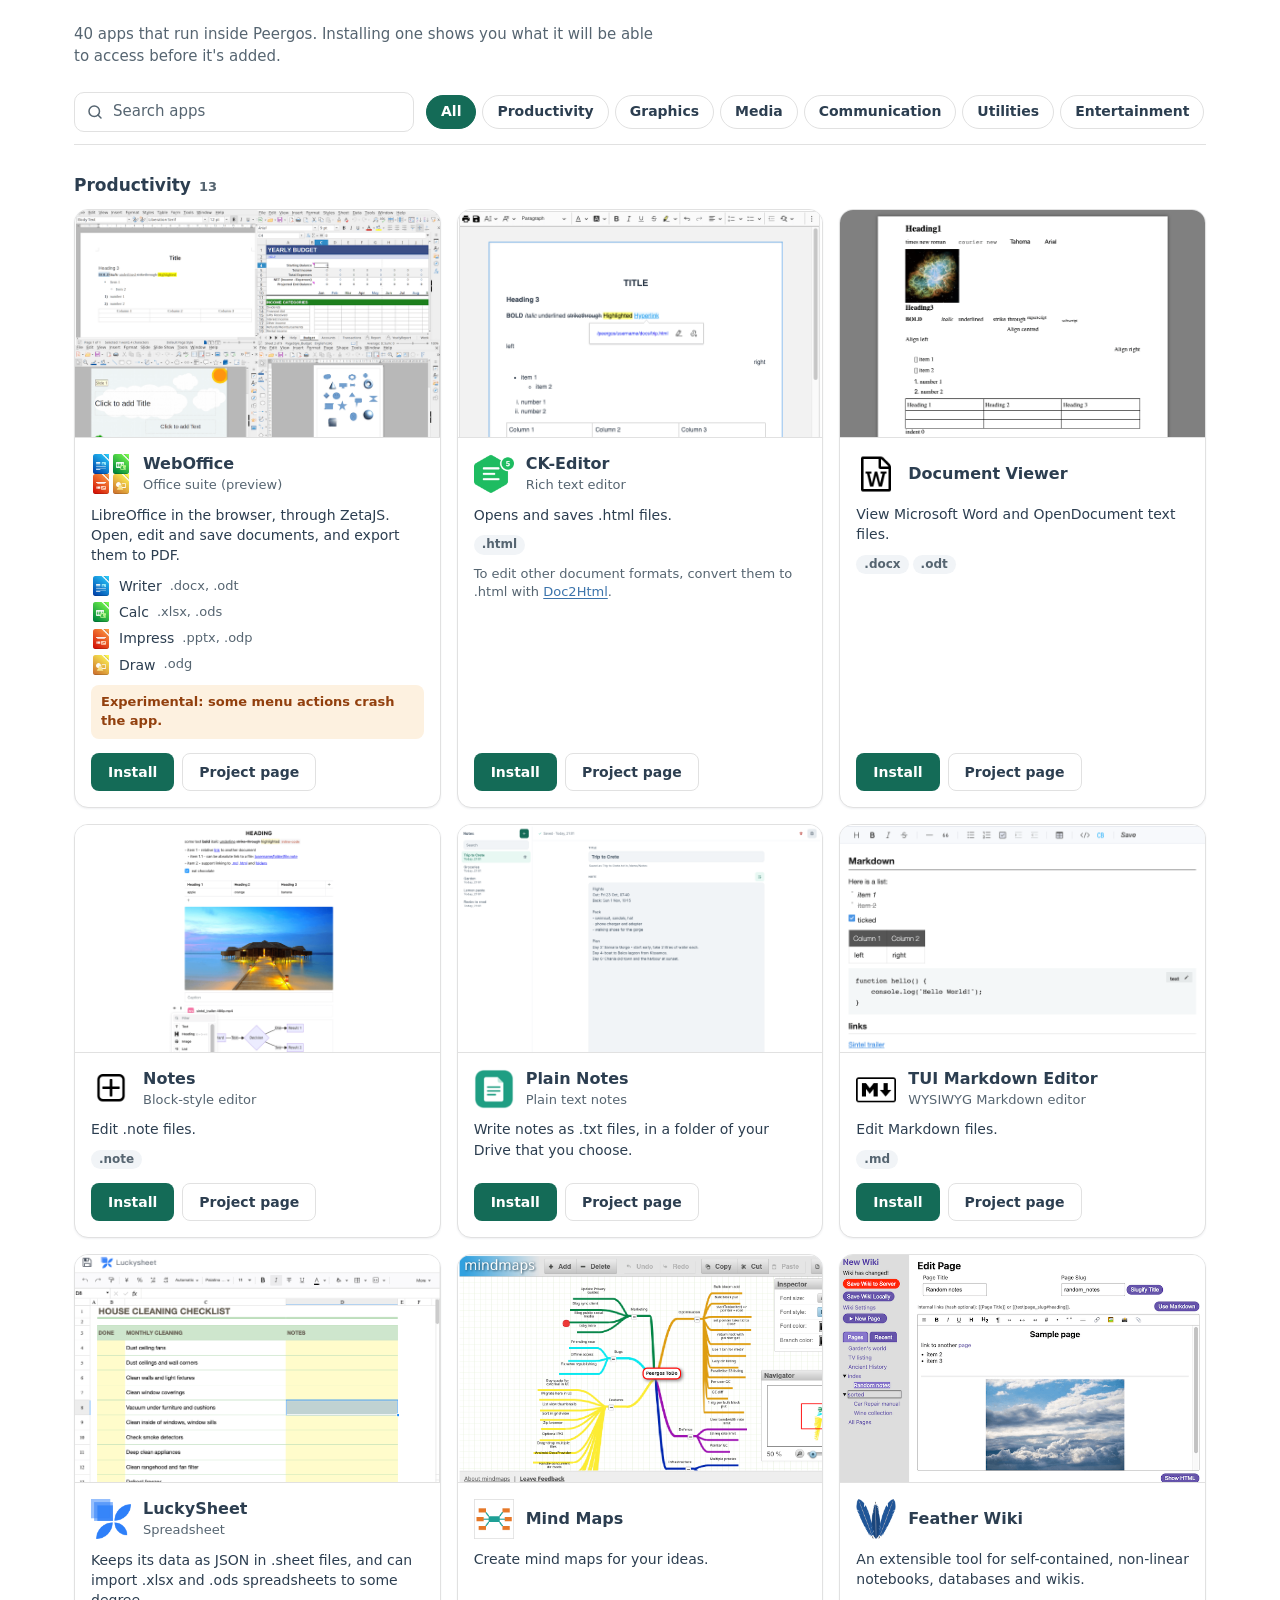
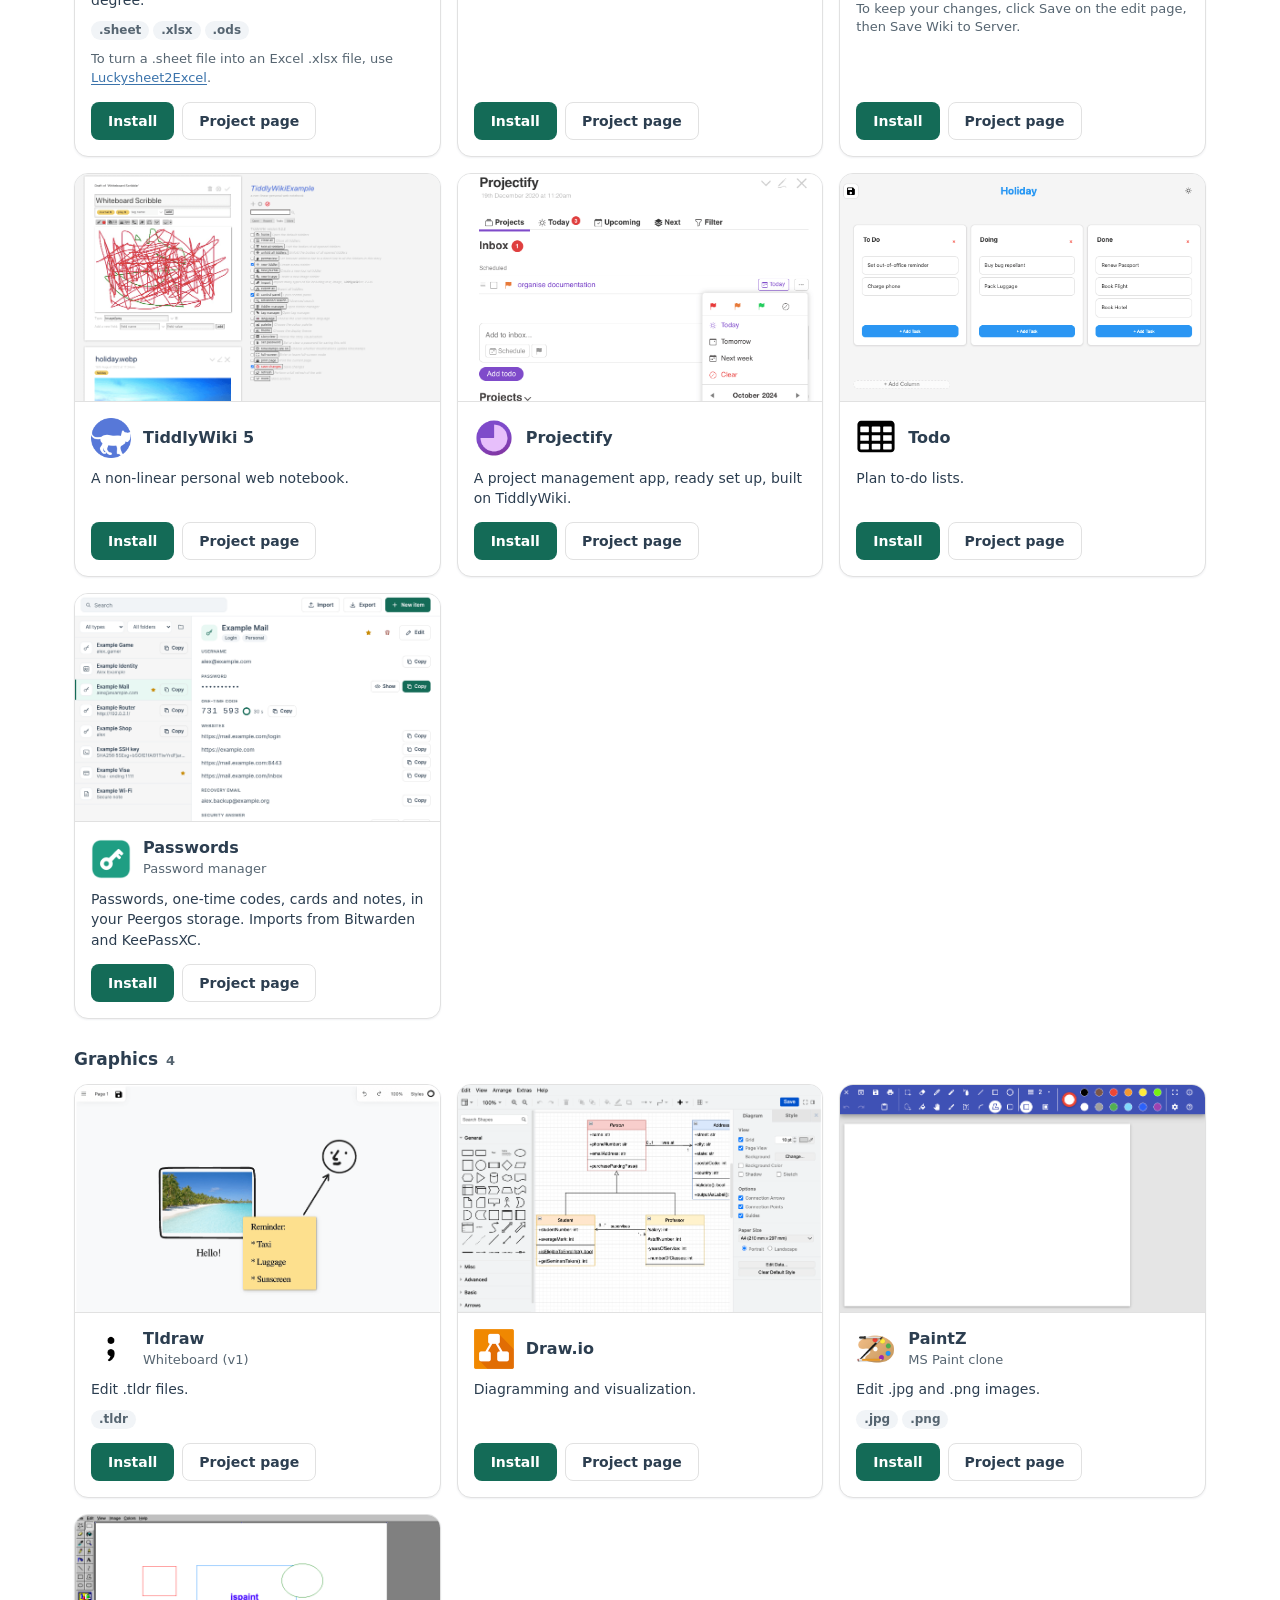
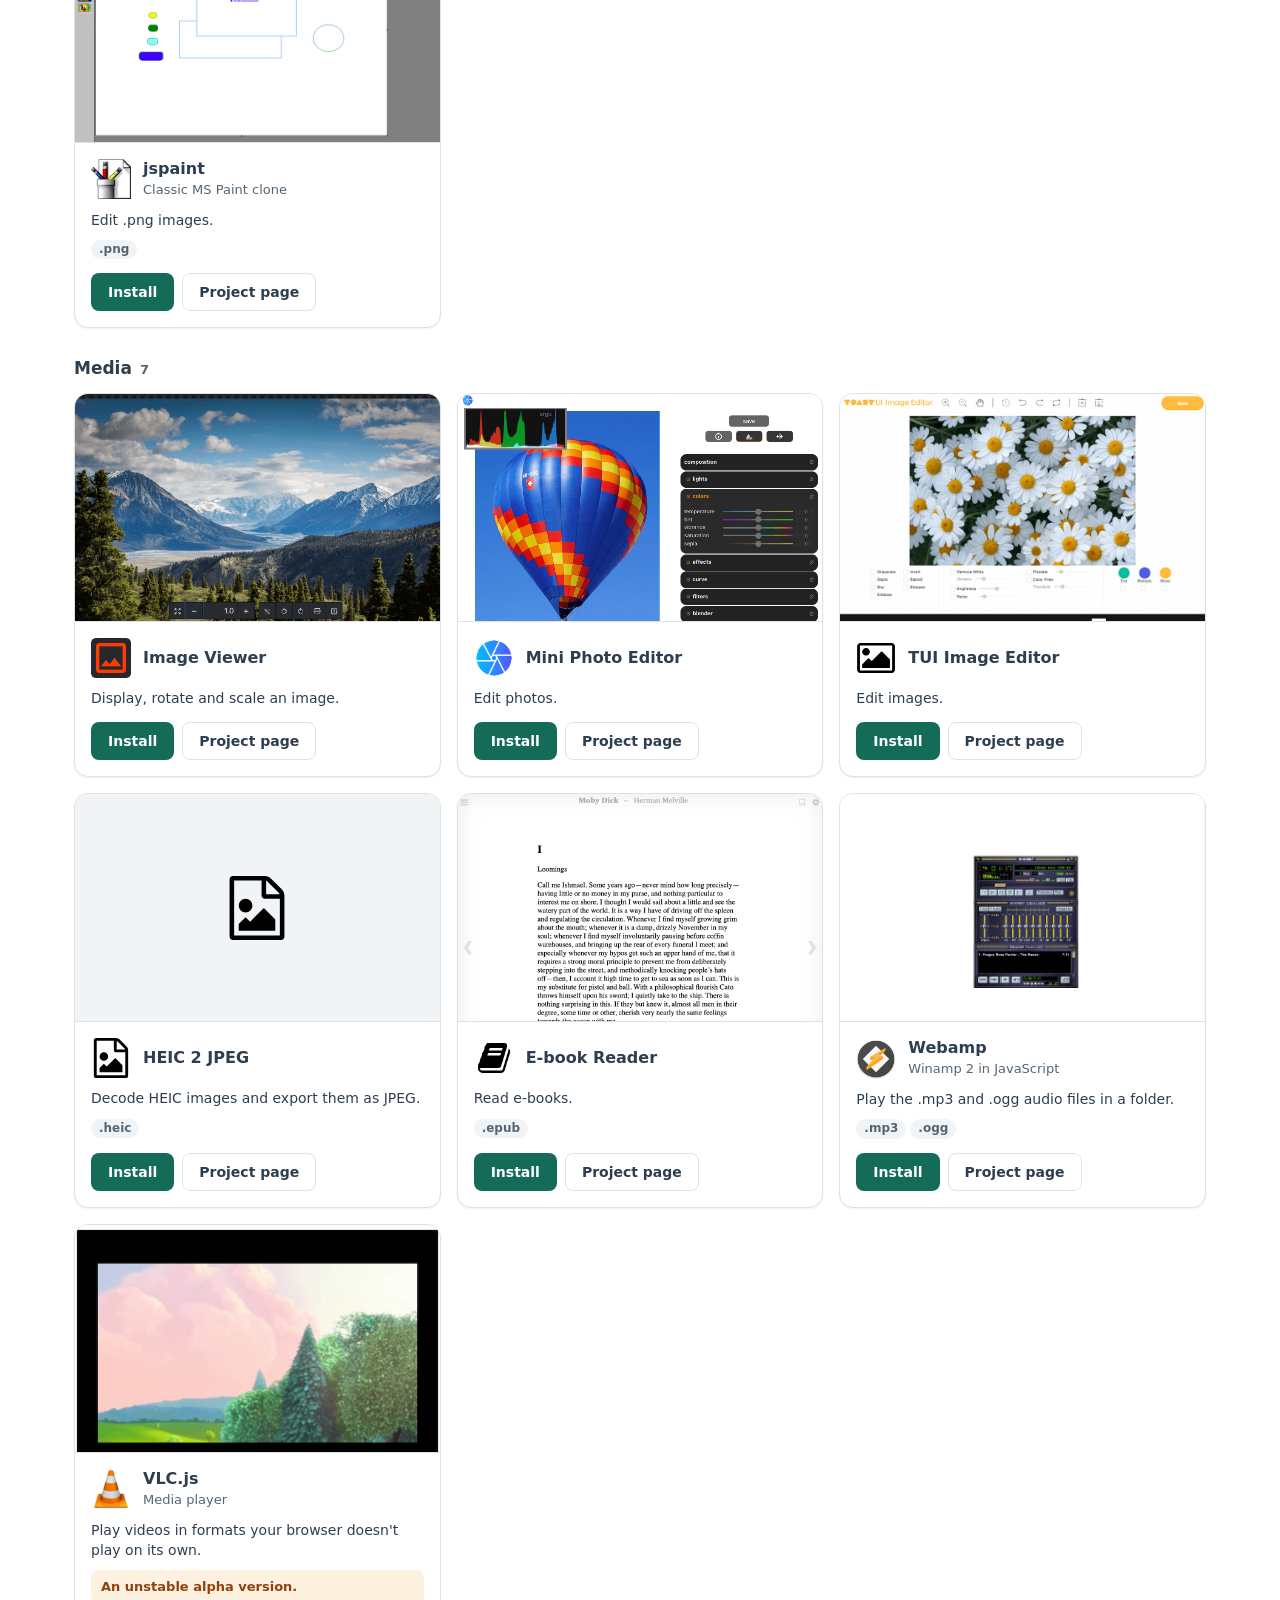
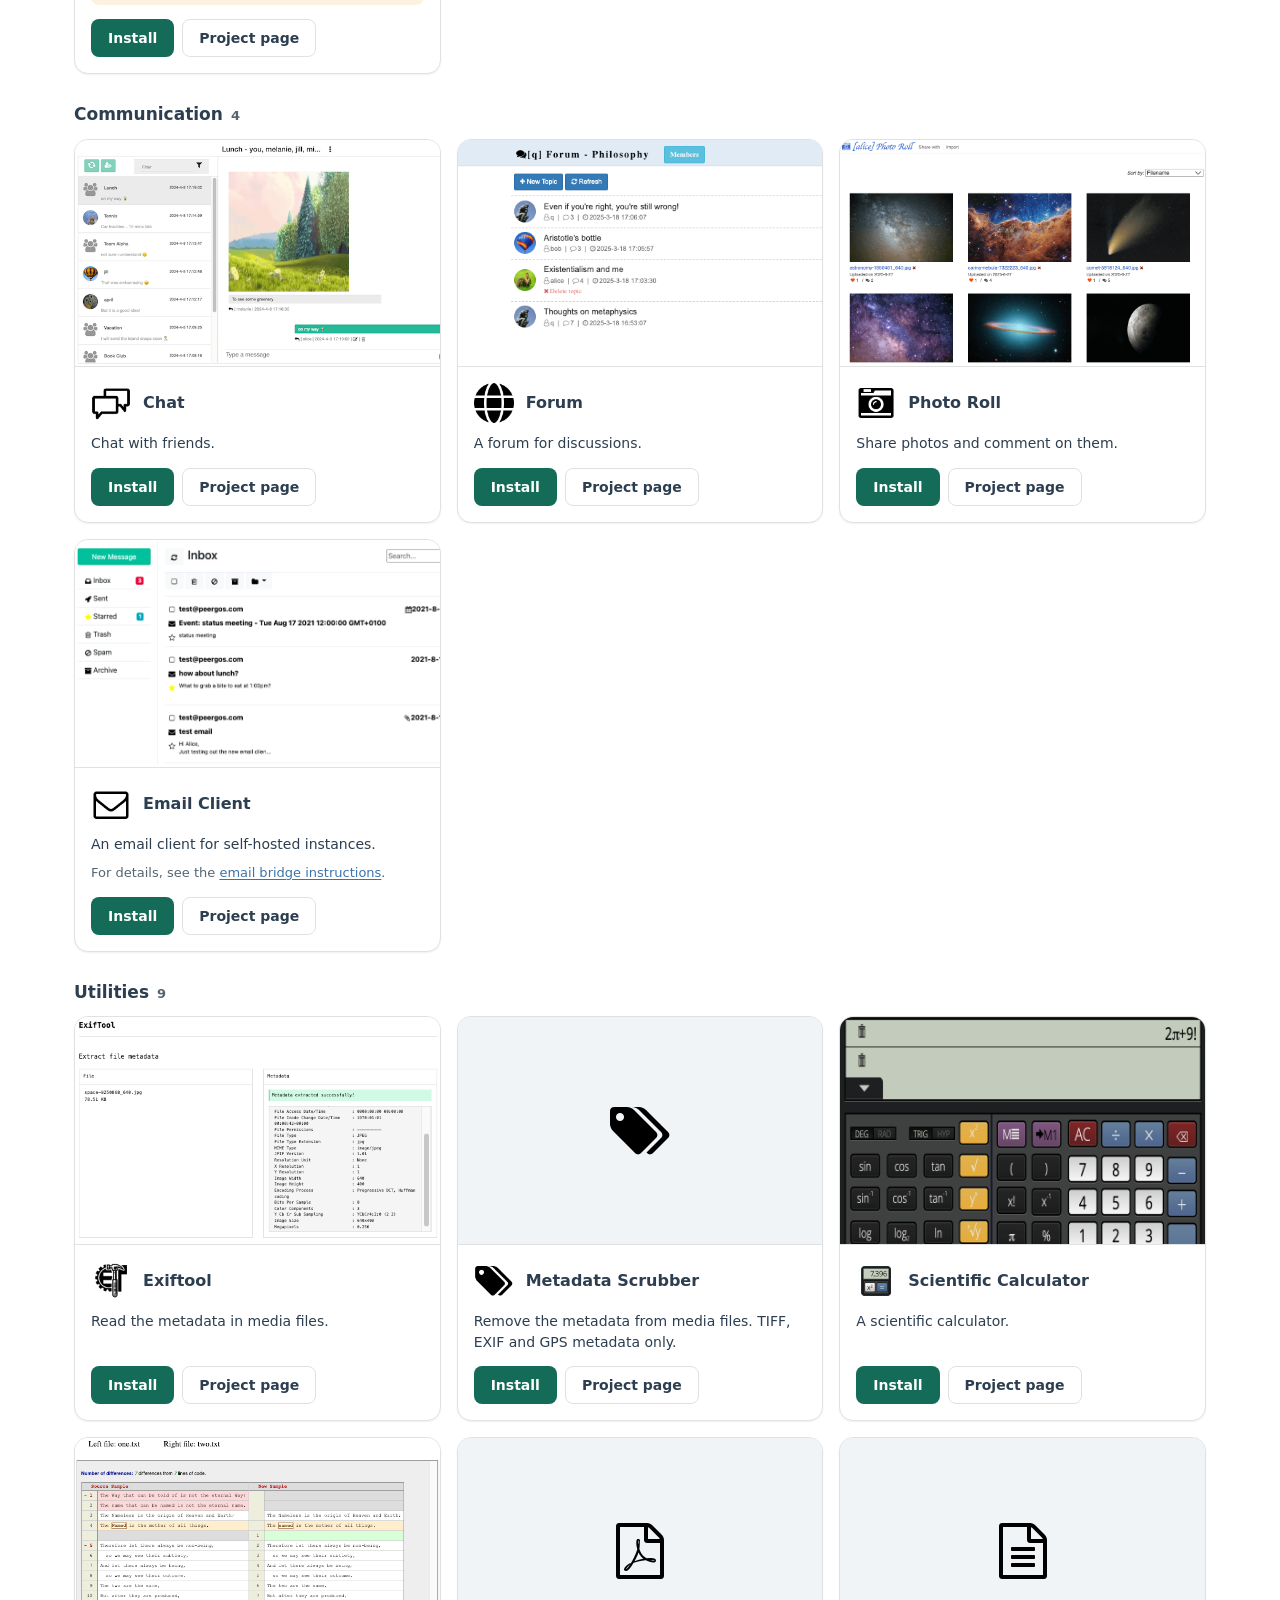
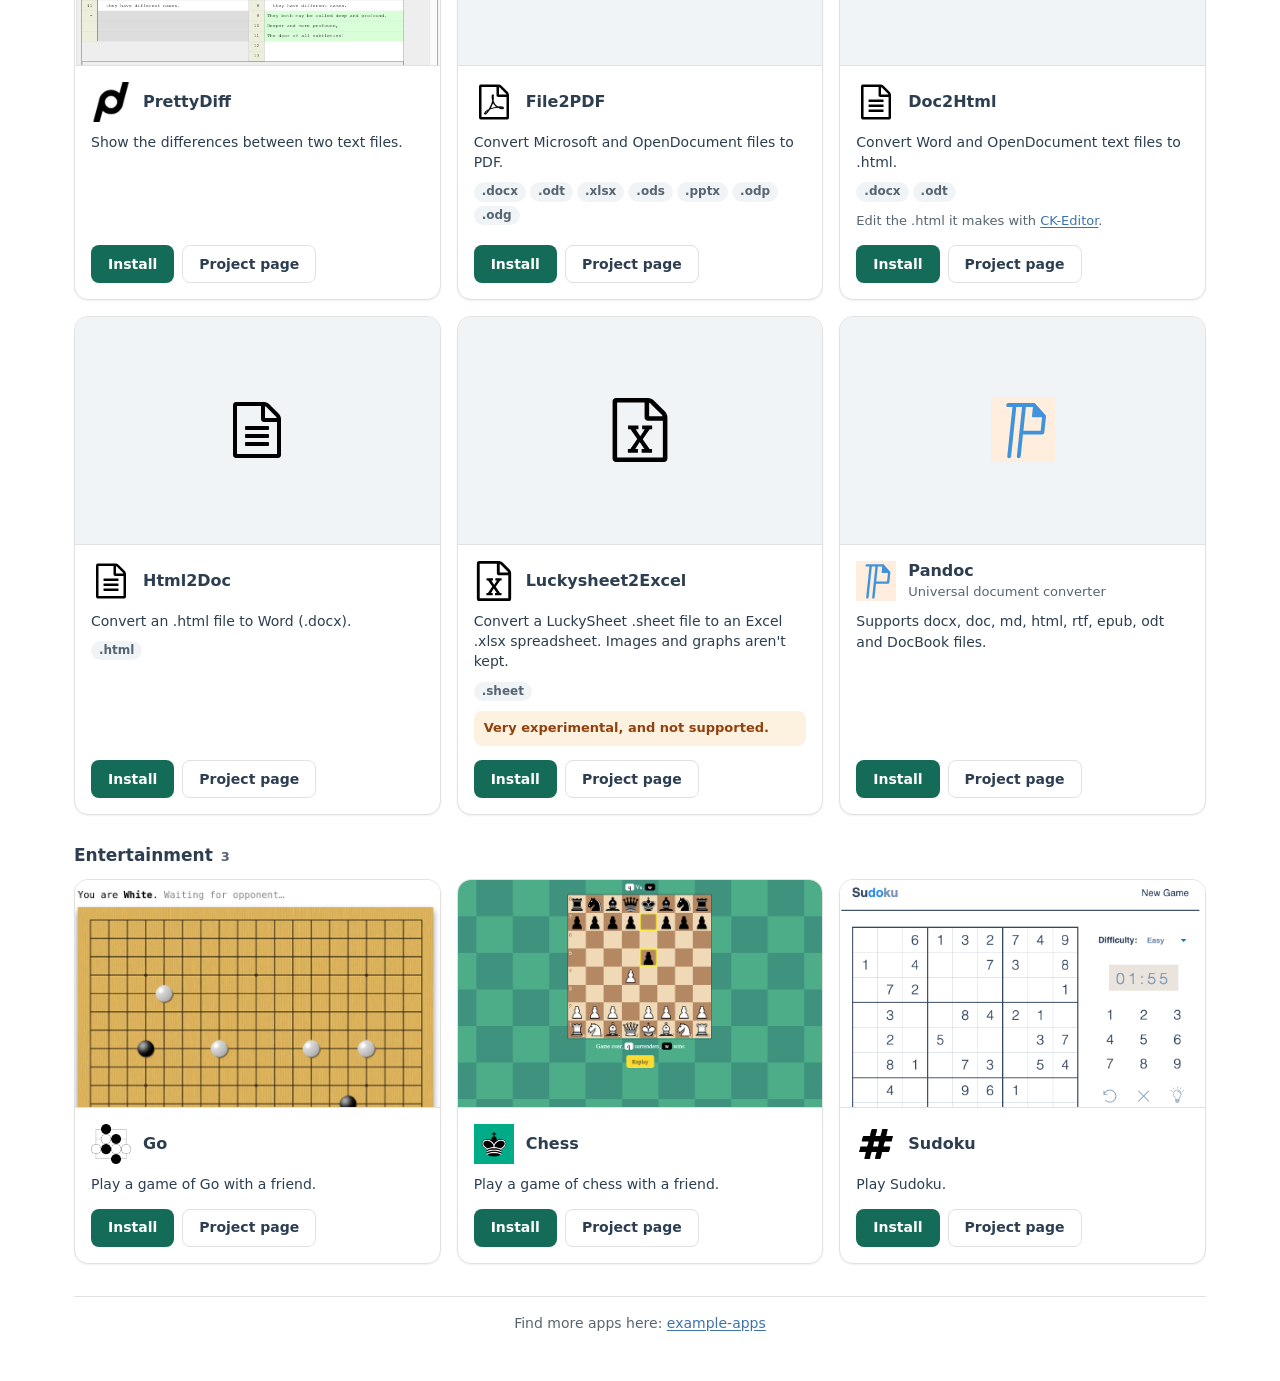
<file: index.html>
<!DOCTYPE html>
<html lang="en">
<head>
<meta charset="UTF-8">
<meta name="viewport" content="width=device-width, initial-scale=1">
<title>Custom Apps</title>
<script>
// Peergos says which theme it's in, in the page's address, as it does for an app. It's read here,
// before anything is drawn, so the page never shows in the other theme first. Without it - opened
// on its own, or in a Peergos that doesn't say - the page follows the system's theme.
(function () {
	var theme = new URLSearchParams(location.search).get('theme');
	if (theme != null)
		document.documentElement.setAttribute('data-theme', theme === 'dark-mode' ? 'dark' : 'light');
})();
</script>
<style>
/* The colours, corners and type of the Peergos app this page opens inside, on the same ground as
   the frame around it, in the theme Peergos says it's in, or the system's when it doesn't say,
   which is also what Peergos follows until a theme is picked by hand. */
:root {
	--font: "Inter", system-ui, -apple-system, "Segoe UI", Roboto, sans-serif;
	--page: #ffffff;
	--surface: #ffffff;
	--surface-2: #f1f4f7;
	--ink: #2c3e50;
	--muted: #566571;
	--border: #e1e1e1;
	--border-strong: #b6bcc1;
	--primary: #146b57;
	--primary-hover: #0a4533;
	--on-primary: #ffffff;
	--link: #3b73ab;
	--note-bg: #fdf1e0;
	--note-ink: #92400e;
	--focus: #26b99a;
	--shadow: 0 1px 2px rgba(44, 62, 80, .07);
	--shadow-dialog: 0 18px 48px rgba(0, 0, 0, .4);
	--scrim: rgba(8, 15, 20, .55);
	--radius-control: 8px;
	--radius-field: 10px;
	--radius-container: 14px;
	--radius-pill: 999px;
	color-scheme: light;
}
/* dark: the system's unless Peergos says light, and Peergos' dark whatever the system's (see the
   script above). CSS can't join a media query and a selector, so these colours are written twice,
   here and just below, and change together. */
@media (prefers-color-scheme: dark) {
	:root:not([data-theme="light"]) {
		--page: #2c3e50;
		--surface: #2c3e50;
		--surface-2: #22303c;
		--ink: #ffffff;
		--muted: #a7b6c2;
		--border: #566571;
		--border-strong: #a7b6c2;
		--primary: #63e3bd;
		--primary-hover: #3fdb9c;
		--on-primary: #283744;
		--link: #7fbcf7;
		--note-bg: #4a3a1d;
		--note-ink: #fbbf24;
		--shadow: 0 1px 2px rgba(0, 0, 0, .25);
		color-scheme: dark;
	}
}
:root[data-theme="dark"] {
	--page: #2c3e50;
	--surface: #2c3e50;
	--surface-2: #22303c;
	--ink: #ffffff;
	--muted: #a7b6c2;
	--border: #566571;
	--border-strong: #a7b6c2;
	--primary: #63e3bd;
	--primary-hover: #3fdb9c;
	--on-primary: #283744;
	--link: #7fbcf7;
	--note-bg: #4a3a1d;
	--note-ink: #fbbf24;
	--shadow: 0 1px 2px rgba(0, 0, 0, .25);
	color-scheme: dark;
}

* {
	box-sizing: border-box;
}
[hidden] {
	display: none !important;
}
body {
	margin: 0;
	background-color: var(--page);
	color: var(--ink);
	font: 16px/1.45 var(--font);
	-webkit-font-smoothing: antialiased;
}
a {
	color: var(--link);
	text-underline-offset: 2px;
}
:focus-visible {
	outline: 2px solid var(--focus);
	outline-offset: 2px;
}

.gallery {
	max-width: 1180px;
	margin: 0 auto;
	padding: 24px 24px 48px;
}
/* Peergos shows the page's name in the frame around it already */
.visually-hidden {
	position: absolute;
	width: 1px;
	height: 1px;
	overflow: hidden;
	clip: rect(0 0 0 0);
	white-space: nowrap;
}
.gallery__head p {
	max-width: 62ch;
	margin: 0;
	color: var(--muted);
	font-size: 15px;
}

/* search and categories stay in reach while scrolling, on a screen tall enough to spare them */
.gallery__bar {
	position: sticky;
	top: 0;
	z-index: 2;
	display: flex;
	flex-wrap: wrap;
	align-items: center;
	gap: 12px;
	margin-top: 12px;
	padding: 12px 0;
	background-color: var(--page);
	border-bottom: 1px solid var(--border);
}
.search {
	position: relative;
	flex: 1 1 240px;
	max-width: 340px;
}
.search svg {
	position: absolute;
	top: 50%;
	left: 12px;
	width: 18px;
	height: 18px;
	color: var(--muted);
	transform: translateY(-50%);
	pointer-events: none;
}
.search input {
	width: 100%;
	min-height: 40px;
	padding: 8px 12px 8px 38px;
	border: 1px solid var(--border);
	border-radius: var(--radius-field);
	background-color: var(--surface);
	color: var(--ink);
	font: inherit;
	font-size: 15px;
}
.search input::placeholder {
	color: var(--muted);
}
.search input:focus-visible {
	outline-offset: 0;
	border-color: transparent;
}
.chips {
	display: flex;
	flex-wrap: wrap;
	gap: 6px;
}
.chip {
	min-height: 34px;
	padding: 0 14px;
	border: 1px solid var(--border);
	border-radius: var(--radius-pill);
	background-color: var(--surface);
	color: var(--ink);
	font: inherit;
	font-size: 14px;
	font-weight: 600;
	cursor: pointer;
}
.chip:hover {
	border-color: var(--border-strong);
}
.chip[aria-pressed="true"] {
	background-color: var(--primary);
	border-color: var(--primary);
	color: var(--on-primary);
}

.category {
	margin-top: 28px;
}
.category__title {
	display: flex;
	align-items: baseline;
	gap: 8px;
	margin: 0 0 12px;
	font-size: 17px;
	font-weight: 600;
}
.category__count {
	color: var(--muted);
	font-size: 13px;
	font-variant-numeric: tabular-nums;
}
.grid {
	display: grid;
	grid-template-columns: repeat(auto-fill, minmax(min(100%, 290px), 1fr));
	gap: 16px;
}
.gallery__empty {
	margin: 0;
	padding: 48px 0;
	color: var(--muted);
	text-align: center;
}
.gallery__foot {
	display: grid;
	gap: 8px;
	margin-top: 32px;
	padding-top: 16px;
	border-top: 1px solid var(--border);
	color: var(--muted);
	font-size: 14px;
	text-align: center;
}
.gallery__foot p {
	margin: 0;
}

.app {
	display: flex;
	flex-direction: column;
	min-width: 0;
	overflow: hidden;
	background-color: var(--surface);
	border: 1px solid var(--border);
	border-radius: var(--radius-container);
	box-shadow: var(--shadow);
}
/* where a link to another app lands */
.app:target {
	outline: 2px solid var(--focus);
	outline-offset: 2px;
}
.app__shot {
	display: block;
	width: 100%;
	aspect-ratio: 16 / 10;
	padding: 0;
	overflow: hidden;
	border: 0;
	border-bottom: 1px solid var(--border);
	background-color: var(--surface-2);
	cursor: zoom-in;
}
.app__shot:focus-visible {
	outline-offset: -3px;
}
.app__shot img {
	display: block;
	width: 100%;
	height: 100%;
	object-fit: cover;
	object-position: top left;
}
.app__shot--none {
	display: flex;
	align-items: center;
	justify-content: center;
	cursor: default;
}
.app__shot--none img {
	width: 64px;
	height: 64px;
	object-fit: contain;
}
.app__body {
	display: flex;
	flex-direction: column;
	flex: 1 1 auto;
	gap: 10px;
	padding: 16px;
}
.app__head {
	display: flex;
	align-items: center;
	gap: 12px;
}
.app__icon {
	flex: 0 0 auto;
	width: 40px;
	height: 40px;
	object-fit: contain;
}
.app__name {
	margin: 0;
	font-size: 16px;
	font-weight: 600;
	line-height: 1.25;
}
.app__tag {
	margin: 2px 0 0;
	color: var(--muted);
	font-size: 13px;
}
.app__desc {
	margin: 0;
	font-size: 14px;
}
.app__types {
	display: flex;
	flex-wrap: wrap;
	gap: 4px;
	margin: 0;
	padding: 0;
	list-style: none;
}
.app__types li {
	padding: 1px 8px;
	border-radius: var(--radius-pill);
	background-color: var(--surface-2);
	color: var(--muted);
	font-size: 12px;
	font-weight: 600;
}
.app__parts {
	display: grid;
	gap: 6px;
	margin: 0;
	padding: 0;
	list-style: none;
	font-size: 14px;
}
.app__parts li {
	display: flex;
	align-items: center;
	gap: 8px;
}
.app__parts img {
	width: 20px;
	height: 20px;
}
.app__ext {
	color: var(--muted);
	font-size: 13px;
}
.app__see,
.app__tip {
	margin: 0;
	color: var(--muted);
	font-size: 13px;
}
.app__note {
	margin: 0;
	padding: 8px 10px;
	border-radius: var(--radius-control);
	background-color: var(--note-bg);
	color: var(--note-ink);
	font-size: 13px;
	font-weight: 600;
}
.app__actions {
	display: flex;
	flex-wrap: wrap;
	gap: 8px;
	margin-top: auto;
	padding-top: 4px;
}
.app__status {
	margin: 0;
	color: var(--note-ink);
	font-size: 13px;
}
/* a link's address, to copy: one click or press picks all of it */
.address {
	font-weight: 600;
	overflow-wrap: anywhere;
	-webkit-user-select: all;
	user-select: all;
}
/* rendered while empty, out of sight, so what comes into it is read out */
.app__status:empty,
.gallery__empty:empty {
	position: absolute;
	width: 1px;
	height: 1px;
	overflow: hidden;
	clip-path: inset(50%);
	white-space: nowrap;
}
.btn[aria-disabled="true"] {
	cursor: progress;
}

.btn {
	display: inline-flex;
	align-items: center;
	justify-content: center;
	min-height: 38px;
	padding: 0 16px;
	border: 1px solid transparent;
	border-radius: var(--radius-control);
	font: inherit;
	font-size: 14px;
	font-weight: 600;
	text-decoration: none;
	cursor: pointer;
}
.btn--primary {
	background-color: var(--primary);
	color: var(--on-primary);
}
.btn--primary:hover {
	background-color: var(--primary-hover);
}
.btn--primary:disabled {
	opacity: .7;
	cursor: progress;
}
.btn--quiet {
	background-color: transparent;
	border-color: var(--border);
	color: var(--ink);
}
.btn--quiet:hover {
	background-color: var(--surface-2);
}

.shot {
	width: min(1100px, calc(100vw - 32px));
	max-width: none;
	max-height: calc(100vh - 32px);
	padding: 0;
	overflow: hidden;
	border: 1px solid var(--border);
	border-radius: var(--radius-container);
	background-color: var(--surface);
	color: var(--ink);
	box-shadow: var(--shadow-dialog);
}
.shot::backdrop {
	background-color: var(--scrim);
}
.shot__bar {
	display: flex;
	align-items: center;
	gap: 12px;
	min-height: 56px;
	padding: 0 8px 0 16px;
	border-bottom: 1px solid var(--border);
}
.shot__title {
	flex: 1 1 auto;
	margin: 0;
	overflow: hidden;
	font-size: 16px;
	font-weight: 600;
	text-overflow: ellipsis;
	white-space: nowrap;
}
.icon-btn {
	display: inline-flex;
	align-items: center;
	justify-content: center;
	flex: 0 0 auto;
	width: 40px;
	height: 40px;
	border: 0;
	border-radius: var(--radius-control);
	background-color: transparent;
	color: var(--ink);
	cursor: pointer;
}
.icon-btn:hover {
	background-color: var(--surface-2);
}
.icon-btn svg {
	width: 20px;
	height: 20px;
}
.shot__img {
	display: block;
	max-width: 100%;
	max-height: calc(100vh - 32px - 58px);
	margin: 0 auto;
	object-fit: contain;
}

/* on a dark page an icon drawn in black would all but vanish: every icon sits on a light tile.
   Written twice, as the dark colours are, and the two change together. */
@media (prefers-color-scheme: dark) {
	:root:not([data-theme="light"]) .app__icon,
	:root:not([data-theme="light"]) .app__shot--none img,
	:root:not([data-theme="light"]) .app__parts img {
		padding: 4px;
		border-radius: var(--radius-control);
		background-color: #f1f4f7;
	}
	:root:not([data-theme="light"]) .app__parts img {
		padding: 2px;
		border-radius: 4px;
	}
	:root:not([data-theme="light"]) .app__shot--none img {
		width: 72px;
		height: 72px;
		padding: 8px;
		border-radius: var(--radius-container);
	}
}
:root[data-theme="dark"] .app__icon,
:root[data-theme="dark"] .app__shot--none img,
:root[data-theme="dark"] .app__parts img {
	padding: 4px;
	border-radius: var(--radius-control);
	background-color: #f1f4f7;
}
:root[data-theme="dark"] .app__parts img {
	padding: 2px;
	border-radius: 4px;
}
:root[data-theme="dark"] .app__shot--none img {
	width: 72px;
	height: 72px;
	padding: 8px;
	border-radius: var(--radius-container);
}

/* fingers want bigger targets than a pointer does */
@media (pointer: coarse) {
	.btn {
		min-height: 44px;
	}
	.chip {
		min-height: 40px;
	}
}
/* a phone held sideways can't spare the height to keep the bar in view either */
@media (max-height: 500px) {
	.gallery__bar {
		position: static;
	}
}
@media (max-width: 600px) {
	.gallery {
		padding: 16px 16px 32px;
	}
	/* a phone can't spare the height to keep them in view */
	.gallery__bar {
		position: static;
	}
	.search {
		flex-basis: 100%;
		max-width: none;
	}
}
</style>
</head>
<body>

<main class="gallery">
	<header class="gallery__head">
		<h1 class="visually-hidden">Custom Apps</h1>
		<p>40 apps that run inside Peergos. Installing one shows you what it will be able to access before it's added.</p>
	</header>

	<div class="gallery__bar">
		<label class="search">
			<svg viewBox="0 0 24 24" fill="none" stroke="currentColor" stroke-width="2" stroke-linecap="round" aria-hidden="true"><circle cx="11" cy="11" r="7"/><path d="M20 20l-4-4"/></svg>
			<input id="app-search" type="search" placeholder="Search apps" aria-label="Search apps" autocomplete="off">
		</label>
		<div class="chips" role="group" aria-label="Category">
        <button type="button" class="chip" data-filter="all" aria-pressed="true">All</button>
        <button type="button" class="chip" data-filter="productivity" aria-pressed="false">Productivity</button>
        <button type="button" class="chip" data-filter="graphics" aria-pressed="false">Graphics</button>
        <button type="button" class="chip" data-filter="media" aria-pressed="false">Media</button>
        <button type="button" class="chip" data-filter="communication" aria-pressed="false">Communication</button>
        <button type="button" class="chip" data-filter="utilities" aria-pressed="false">Utilities</button>
        <button type="button" class="chip" data-filter="entertainment" aria-pressed="false">Entertainment</button>
		</div>
	</div>

	<p class="gallery__empty" id="no-match" role="status" data-text="No apps match your search."></p>

    <section class="category" id="category-productivity" data-category="productivity" aria-labelledby="category-productivity-title">
      <h2 class="category__title" id="category-productivity-title">Productivity <span class="category__count">13</span></h2>
      <div class="grid">
      <article class="app" id="weboffice" data-category="productivity" data-words="weboffice office suite (preview) libreoffice in the browser, through zetajs. open, edit and save documents, and export them to pdf. writer calc impress draw .docx, .odt .xlsx, .ods .pptx, .odp .odg" aria-labelledby="weboffice-name">
        <button type="button" class="app__shot" data-shot="screenshots/weboffice.png" data-name="WebOffice" aria-label="See the screenshot of WebOffice larger"><img src="screenshots/weboffice.png" alt="" width="804" height="596" loading="lazy"></button>
        <div class="app__body">
          <div class="app__head"><img class="app__icon" src="[data-uri]" alt="" width="40" height="40"><div><h3 class="app__name" id="weboffice-name">WebOffice</h3><p class="app__tag">Office suite (preview)</p></div></div>
          <p class="app__desc">LibreOffice in the browser, through ZetaJS. Open, edit and save documents, and export them to PDF.</p>
          <ul class="app__parts"><li><img src="[data-uri]" alt="" width="20" height="20"><span>Writer</span><span class="app__ext">.docx, .odt</span></li><li><img src="[data-uri]" alt="" width="20" height="20"><span>Calc</span><span class="app__ext">.xlsx, .ods</span></li><li><img src="[data-uri]" alt="" width="20" height="20"><span>Impress</span><span class="app__ext">.pptx, .odp</span></li><li><img src="[data-uri]" alt="" width="20" height="20"><span>Draw</span><span class="app__ext">.odg</span></li></ul>
          <p class="app__note">Experimental: some menu actions crash the app.</p>
          <div class="app__actions"><button type="button" class="btn btn--primary" data-install="weboffice">Install</button><a class="btn btn--quiet" href="https://github.com/Peergos/example-apps#weboffice" target="_blank" rel="noopener noreferrer">Project page</a></div>
          <p class="app__status" role="status"></p>
        </div>
      </article>
      <article class="app" id="ck-editor" data-category="productivity" data-words="ck-editor rich text editor opens and saves .html files. .html" aria-labelledby="ck-editor-name">
        <button type="button" class="app__shot" data-shot="screenshots/ck-editor.png" data-name="CK-Editor" aria-label="See the screenshot of CK-Editor larger"><img src="screenshots/ck-editor.png" alt="" width="740" height="561" loading="lazy"></button>
        <div class="app__body">
          <div class="app__head"><img class="app__icon" src="[data-uri]" alt="" width="40" height="40"><div><h3 class="app__name" id="ck-editor-name">CK-Editor</h3><p class="app__tag">Rich text editor</p></div></div>
          <p class="app__desc">Opens and saves .html files.</p>
          <ul class="app__types" aria-label="File types"><li>.html</li></ul>
          <p class="app__see">To edit other document formats, convert them to .html with <a href="#doc2html">Doc2Html</a>.</p>
          <div class="app__actions"><button type="button" class="btn btn--primary" data-install="ck-editor">Install</button><a class="btn btn--quiet" href="https://github.com/Peergos/example-apps#ck-editor" target="_blank" rel="noopener noreferrer">Project page</a></div>
          <p class="app__status" role="status"></p>
        </div>
      </article>
      <article class="app" id="doc-viewer" data-category="productivity" data-words="document viewer view microsoft word and opendocument text files. .docx .odt" aria-labelledby="doc-viewer-name">
        <button type="button" class="app__shot" data-shot="screenshots/doc-viewer.png" data-name="Document Viewer" aria-label="See the screenshot of Document Viewer larger"><img src="screenshots/doc-viewer.png" alt="" width="800" height="560" loading="lazy"></button>
        <div class="app__body">
          <div class="app__head"><img class="app__icon" src="[data-uri]" alt="" width="40" height="40"><div><h3 class="app__name" id="doc-viewer-name">Document Viewer</h3></div></div>
          <p class="app__desc">View Microsoft Word and OpenDocument text files.</p>
          <ul class="app__types" aria-label="File types"><li>.docx</li><li>.odt</li></ul>
          <div class="app__actions"><button type="button" class="btn btn--primary" data-install="doc-viewer">Install</button><a class="btn btn--quiet" href="https://github.com/Peergos/example-apps#document-viewer" target="_blank" rel="noopener noreferrer">Project page</a></div>
          <p class="app__status" role="status"></p>
        </div>
      </article>
      <article class="app" id="notes" data-category="productivity" data-words="notes block-style editor edit .note files. .note" aria-labelledby="notes-name">
        <button type="button" class="app__shot" data-shot="screenshots/notes.png" data-name="Notes" aria-label="See the screenshot of Notes larger"><img src="screenshots/notes.png" alt="" width="1600" height="1122" loading="lazy"></button>
        <div class="app__body">
          <div class="app__head"><img class="app__icon" src="[data-uri]" alt="" width="40" height="40"><div><h3 class="app__name" id="notes-name">Notes</h3><p class="app__tag">Block-style editor</p></div></div>
          <p class="app__desc">Edit .note files.</p>
          <ul class="app__types" aria-label="File types"><li>.note</li></ul>
          <div class="app__actions"><button type="button" class="btn btn--primary" data-install="notes">Install</button><a class="btn btn--quiet" href="https://github.com/Peergos/example-apps#notes" target="_blank" rel="noopener noreferrer">Project page</a></div>
          <p class="app__status" role="status"></p>
        </div>
      </article>
      <article class="app" id="plain-notes" data-category="productivity" data-words="plain notes plain text notes write notes as .txt files, in a folder of your drive that you choose." aria-labelledby="plain-notes-name">
        <button type="button" class="app__shot" data-shot="screenshots/plain-notes.png" data-name="Plain Notes" aria-label="See the screenshot of Plain Notes larger"><img src="screenshots/plain-notes.png" alt="" width="1600" height="1122" loading="lazy"></button>
        <div class="app__body">
          <div class="app__head"><img class="app__icon" src="[data-uri]" alt="" width="40" height="40"><div><h3 class="app__name" id="plain-notes-name">Plain Notes</h3><p class="app__tag">Plain text notes</p></div></div>
          <p class="app__desc">Write notes as .txt files, in a folder of your Drive that you choose.</p>
          <div class="app__actions"><button type="button" class="btn btn--primary" data-install="plain-notes">Install</button><a class="btn btn--quiet" href="https://github.com/Peergos/example-apps#plain-notes" target="_blank" rel="noopener noreferrer">Project page</a></div>
          <p class="app__status" role="status"></p>
        </div>
      </article>
      <article class="app" id="tui-markdown-editor" data-category="productivity" data-words="tui markdown editor wysiwyg markdown editor edit markdown files. .md" aria-labelledby="tui-markdown-editor-name">
        <button type="button" class="app__shot" data-shot="screenshots/markdown.png" data-name="TUI Markdown Editor" aria-label="See the screenshot of TUI Markdown Editor larger"><img src="screenshots/markdown.png" alt="" width="772" height="520" loading="lazy"></button>
        <div class="app__body">
          <div class="app__head"><img class="app__icon" src="[data-uri]" alt="" width="40" height="40"><div><h3 class="app__name" id="tui-markdown-editor-name">TUI Markdown Editor</h3><p class="app__tag">WYSIWYG Markdown editor</p></div></div>
          <p class="app__desc">Edit Markdown files.</p>
          <ul class="app__types" aria-label="File types"><li>.md</li></ul>
          <div class="app__actions"><button type="button" class="btn btn--primary" data-install="tui-markdown-editor">Install</button><a class="btn btn--quiet" href="https://github.com/Peergos/example-apps#tui-markdown" target="_blank" rel="noopener noreferrer">Project page</a></div>
          <p class="app__status" role="status"></p>
        </div>
      </article>
      <article class="app" id="luckysheet" data-category="productivity" data-words="luckysheet spreadsheet keeps its data as json in .sheet files, and can import .xlsx and .ods spreadsheets to some degree. .sheet .xlsx .ods" aria-labelledby="luckysheet-name">
        <button type="button" class="app__shot" data-shot="screenshots/luckysheet.png" data-name="LuckySheet" aria-label="See the screenshot of LuckySheet larger"><img src="screenshots/luckysheet.png" alt="" width="800" height="560" loading="lazy"></button>
        <div class="app__body">
          <div class="app__head"><img class="app__icon" src="[data-uri]" alt="" width="40" height="40"><div><h3 class="app__name" id="luckysheet-name">LuckySheet</h3><p class="app__tag">Spreadsheet</p></div></div>
          <p class="app__desc">Keeps its data as JSON in .sheet files, and can import .xlsx and .ods spreadsheets to some degree.</p>
          <ul class="app__types" aria-label="File types"><li>.sheet</li><li>.xlsx</li><li>.ods</li></ul>
          <p class="app__see">To turn a .sheet file into an Excel .xlsx file, use <a href="#luckysheet2excel">Luckysheet2Excel</a>.</p>
          <div class="app__actions"><button type="button" class="btn btn--primary" data-install="luckysheet">Install</button><a class="btn btn--quiet" href="https://github.com/Peergos/example-apps#luckysheet" target="_blank" rel="noopener noreferrer">Project page</a></div>
          <p class="app__status" role="status"></p>
        </div>
      </article>
      <article class="app" id="mindmaps" data-category="productivity" data-words="mind maps create mind maps for your ideas." aria-labelledby="mindmaps-name">
        <button type="button" class="app__shot" data-shot="screenshots/mindmaps.png" data-name="Mind Maps" aria-label="See the screenshot of Mind Maps larger"><img src="screenshots/mindmaps.png" alt="" width="1446" height="724" loading="lazy"></button>
        <div class="app__body">
          <div class="app__head"><img class="app__icon" src="[data-uri]" alt="" width="40" height="40"><div><h3 class="app__name" id="mindmaps-name">Mind Maps</h3></div></div>
          <p class="app__desc">Create mind maps for your ideas.</p>
          <div class="app__actions"><button type="button" class="btn btn--primary" data-install="mindmaps">Install</button><a class="btn btn--quiet" href="https://github.com/Peergos/example-apps#mindmaps" target="_blank" rel="noopener noreferrer">Project page</a></div>
          <p class="app__status" role="status"></p>
        </div>
      </article>
      <article class="app" id="feather-wiki" data-category="productivity" data-words="feather wiki an extensible tool for self-contained, non-linear notebooks, databases and wikis." aria-labelledby="feather-wiki-name">
        <button type="button" class="app__shot" data-shot="screenshots/feather-wiki.png" data-name="Feather Wiki" aria-label="See the screenshot of Feather Wiki larger"><img src="screenshots/feather-wiki.png" alt="" width="709" height="548" loading="lazy"></button>
        <div class="app__body">
          <div class="app__head"><img class="app__icon" src="[data-uri]" alt="" width="40" height="40"><div><h3 class="app__name" id="feather-wiki-name">Feather Wiki</h3></div></div>
          <p class="app__desc">An extensible tool for self-contained, non-linear notebooks, databases and wikis.</p>
          <p class="app__tip">To keep your changes, click Save on the edit page, then Save Wiki to Server.</p>
          <div class="app__actions"><button type="button" class="btn btn--primary" data-install="feather-wiki">Install</button><a class="btn btn--quiet" href="https://github.com/Peergos/example-apps#feather-wiki" target="_blank" rel="noopener noreferrer">Project page</a></div>
          <p class="app__status" role="status"></p>
        </div>
      </article>
      <article class="app" id="tiddlywiki" data-category="productivity" data-words="tiddlywiki 5 a non-linear personal web notebook." aria-labelledby="tiddlywiki-name">
        <button type="button" class="app__shot" data-shot="screenshots/tiddlyWiki.png" data-name="TiddlyWiki 5" aria-label="See the screenshot of TiddlyWiki 5 larger"><img src="screenshots/tiddlyWiki.png" alt="" width="800" height="560" loading="lazy"></button>
        <div class="app__body">
          <div class="app__head"><img class="app__icon" src="[data-uri]" alt="" width="40" height="40"><div><h3 class="app__name" id="tiddlywiki-name">TiddlyWiki 5</h3></div></div>
          <p class="app__desc">A non-linear personal web notebook.</p>
          <div class="app__actions"><button type="button" class="btn btn--primary" data-install="tiddlywiki">Install</button><a class="btn btn--quiet" href="https://github.com/Peergos/example-apps#tiddlywiki" target="_blank" rel="noopener noreferrer">Project page</a></div>
          <p class="app__status" role="status"></p>
        </div>
      </article>
      <article class="app" id="projectify" data-category="productivity" data-words="projectify a project management app, ready set up, built on tiddlywiki." aria-labelledby="projectify-name">
        <button type="button" class="app__shot" data-shot="screenshots/projectify.png" data-name="Projectify" aria-label="See the screenshot of Projectify larger"><img src="screenshots/projectify.png" alt="" width="1000" height="962" loading="lazy"></button>
        <div class="app__body">
          <div class="app__head"><img class="app__icon" src="[data-uri]" alt="" width="40" height="40"><div><h3 class="app__name" id="projectify-name">Projectify</h3></div></div>
          <p class="app__desc">A project management app, ready set up, built on TiddlyWiki.</p>
          <div class="app__actions"><button type="button" class="btn btn--primary" data-install="projectify">Install</button><a class="btn btn--quiet" href="https://github.com/Peergos/example-apps#projectify" target="_blank" rel="noopener noreferrer">Project page</a></div>
          <p class="app__status" role="status"></p>
        </div>
      </article>
      <article class="app" id="todo" data-category="productivity" data-words="todo plan to-do lists." aria-labelledby="todo-name">
        <button type="button" class="app__shot" data-shot="screenshots/todo.png" data-name="Todo" aria-label="See the screenshot of Todo larger"><img src="screenshots/todo.png" alt="" width="570" height="370" loading="lazy"></button>
        <div class="app__body">
          <div class="app__head"><img class="app__icon" src="[data-uri]" alt="" width="40" height="40"><div><h3 class="app__name" id="todo-name">Todo</h3></div></div>
          <p class="app__desc">Plan to-do lists.</p>
          <div class="app__actions"><button type="button" class="btn btn--primary" data-install="todo">Install</button><a class="btn btn--quiet" href="https://github.com/Peergos/example-apps#todo" target="_blank" rel="noopener noreferrer">Project page</a></div>
          <p class="app__status" role="status"></p>
        </div>
      </article>
      <article class="app" id="passwords" data-category="productivity" data-words="passwords password manager passwords, one-time codes, cards and notes, in your peergos storage. imports from bitwarden and keepassxc. logins totp 2fa" aria-labelledby="passwords-name">
        <button type="button" class="app__shot" data-shot="screenshots/passwords.png" data-name="Passwords" aria-label="See the screenshot of Passwords larger"><img src="screenshots/passwords.png" alt="" width="1600" height="1122" loading="lazy"></button>
        <div class="app__body">
          <div class="app__head"><img class="app__icon" src="[data-uri]" alt="" width="40" height="40"><div><h3 class="app__name" id="passwords-name">Passwords</h3><p class="app__tag">Password manager</p></div></div>
          <p class="app__desc">Passwords, one-time codes, cards and notes, in your Peergos storage. Imports from Bitwarden and KeePassXC.</p>
          <div class="app__actions"><button type="button" class="btn btn--primary" data-install="passwords">Install</button><a class="btn btn--quiet" href="https://github.com/Peergos/example-apps#passwords" target="_blank" rel="noopener noreferrer">Project page</a></div>
          <p class="app__status" role="status"></p>
        </div>
      </article>
      </div>
    </section>

    <section class="category" id="category-graphics" data-category="graphics" aria-labelledby="category-graphics-title">
      <h2 class="category__title" id="category-graphics-title">Graphics <span class="category__count">4</span></h2>
      <div class="grid">
      <article class="app" id="tldraw" data-category="graphics" data-words="tldraw whiteboard (v1) edit .tldr files. .tldr" aria-labelledby="tldraw-name">
        <button type="button" class="app__shot" data-shot="screenshots/tldraw.png" data-name="Tldraw" aria-label="See the screenshot of Tldraw larger"><img src="screenshots/tldraw.png" alt="" width="799" height="559" loading="lazy"></button>
        <div class="app__body">
          <div class="app__head"><img class="app__icon" src="[data-uri]" alt="" width="40" height="40"><div><h3 class="app__name" id="tldraw-name">Tldraw</h3><p class="app__tag">Whiteboard (v1)</p></div></div>
          <p class="app__desc">Edit .tldr files.</p>
          <ul class="app__types" aria-label="File types"><li>.tldr</li></ul>
          <div class="app__actions"><button type="button" class="btn btn--primary" data-install="tldraw">Install</button><a class="btn btn--quiet" href="https://github.com/Peergos/example-apps#tldraw" target="_blank" rel="noopener noreferrer">Project page</a></div>
          <p class="app__status" role="status"></p>
        </div>
      </article>
      <article class="app" id="drawio" data-category="graphics" data-words="draw.io diagramming and visualization." aria-labelledby="drawio-name">
        <button type="button" class="app__shot" data-shot="screenshots/drawio.png" data-name="Draw.io" aria-label="See the screenshot of Draw.io larger"><img src="screenshots/drawio.png" alt="" width="1598" height="1122" loading="lazy"></button>
        <div class="app__body">
          <div class="app__head"><img class="app__icon" src="[data-uri]" alt="" width="40" height="40"><div><h3 class="app__name" id="drawio-name">Draw.io</h3></div></div>
          <p class="app__desc">Diagramming and visualization.</p>
          <div class="app__actions"><button type="button" class="btn btn--primary" data-install="drawio">Install</button><a class="btn btn--quiet" href="https://github.com/Peergos/example-apps#drawio" target="_blank" rel="noopener noreferrer">Project page</a></div>
          <p class="app__status" role="status"></p>
        </div>
      </article>
      <article class="app" id="paintz" data-category="graphics" data-words="paintz ms paint clone edit .jpg and .png images. .jpg .png" aria-labelledby="paintz-name">
        <button type="button" class="app__shot" data-shot="screenshots/paintz.png" data-name="PaintZ" aria-label="See the screenshot of PaintZ larger"><img src="screenshots/paintz.png" alt="" width="799" height="559" loading="lazy"></button>
        <div class="app__body">
          <div class="app__head"><img class="app__icon" src="[data-uri]" alt="" width="40" height="40"><div><h3 class="app__name" id="paintz-name">PaintZ</h3><p class="app__tag">MS Paint clone</p></div></div>
          <p class="app__desc">Edit .jpg and .png images.</p>
          <ul class="app__types" aria-label="File types"><li>.jpg</li><li>.png</li></ul>
          <div class="app__actions"><button type="button" class="btn btn--primary" data-install="paintz">Install</button><a class="btn btn--quiet" href="https://github.com/Peergos/example-apps#paintz" target="_blank" rel="noopener noreferrer">Project page</a></div>
          <p class="app__status" role="status"></p>
        </div>
      </article>
      <article class="app" id="jspaint" data-category="graphics" data-words="jspaint classic ms paint clone edit .png images. .png" aria-labelledby="jspaint-name">
        <button type="button" class="app__shot" data-shot="screenshots/jspaint.png" data-name="jspaint" aria-label="See the screenshot of jspaint larger"><img src="screenshots/jspaint.png" alt="" width="1600" height="1202" loading="lazy"></button>
        <div class="app__body">
          <div class="app__head"><img class="app__icon" src="[data-uri]" alt="" width="40" height="40"><div><h3 class="app__name" id="jspaint-name">jspaint</h3><p class="app__tag">Classic MS Paint clone</p></div></div>
          <p class="app__desc">Edit .png images.</p>
          <ul class="app__types" aria-label="File types"><li>.png</li></ul>
          <div class="app__actions"><button type="button" class="btn btn--primary" data-install="jspaint">Install</button><a class="btn btn--quiet" href="https://github.com/Peergos/example-apps#jspaint" target="_blank" rel="noopener noreferrer">Project page</a></div>
          <p class="app__status" role="status"></p>
        </div>
      </article>
      </div>
    </section>

    <section class="category" id="category-media" data-category="media" aria-labelledby="category-media-title">
      <h2 class="category__title" id="category-media-title">Media <span class="category__count">7</span></h2>
      <div class="grid">
      <article class="app" id="img-viewer" data-category="media" data-words="image viewer display, rotate and scale an image." aria-labelledby="img-viewer-name">
        <button type="button" class="app__shot" data-shot="screenshots/img-viewer.png" data-name="Image Viewer" aria-label="See the screenshot of Image Viewer larger"><img src="screenshots/img-viewer.png" alt="" width="640" height="451" loading="lazy"></button>
        <div class="app__body">
          <div class="app__head"><img class="app__icon" src="[data-uri]" alt="" width="40" height="40"><div><h3 class="app__name" id="img-viewer-name">Image Viewer</h3></div></div>
          <p class="app__desc">Display, rotate and scale an image.</p>
          <div class="app__actions"><button type="button" class="btn btn--primary" data-install="img-viewer">Install</button><a class="btn btn--quiet" href="https://github.com/Peergos/example-apps#image-viewer" target="_blank" rel="noopener noreferrer">Project page</a></div>
          <p class="app__status" role="status"></p>
        </div>
      </article>
      <article class="app" id="mini-photo-editor" data-category="media" data-words="mini photo editor edit photos." aria-labelledby="mini-photo-editor-name">
        <button type="button" class="app__shot" data-shot="screenshots/mini-photo-editor.png" data-name="Mini Photo Editor" aria-label="See the screenshot of Mini Photo Editor larger"><img src="screenshots/mini-photo-editor.png" alt="" width="715" height="520" loading="lazy"></button>
        <div class="app__body">
          <div class="app__head"><img class="app__icon" src="[data-uri]" alt="" width="40" height="40"><div><h3 class="app__name" id="mini-photo-editor-name">Mini Photo Editor</h3></div></div>
          <p class="app__desc">Edit photos.</p>
          <div class="app__actions"><button type="button" class="btn btn--primary" data-install="mini-photo-editor">Install</button><a class="btn btn--quiet" href="https://github.com/Peergos/example-apps#mini-photo-editor" target="_blank" rel="noopener noreferrer">Project page</a></div>
          <p class="app__status" role="status"></p>
        </div>
      </article>
      <article class="app" id="tui-image-editor" data-category="media" data-words="tui image editor edit images." aria-labelledby="tui-image-editor-name">
        <button type="button" class="app__shot" data-shot="screenshots/image-editor.png" data-name="TUI Image Editor" aria-label="See the screenshot of TUI Image Editor larger"><img src="screenshots/image-editor.png" alt="" width="870" height="573" loading="lazy"></button>
        <div class="app__body">
          <div class="app__head"><img class="app__icon" src="[data-uri]" alt="" width="40" height="40"><div><h3 class="app__name" id="tui-image-editor-name">TUI Image Editor</h3></div></div>
          <p class="app__desc">Edit images.</p>
          <div class="app__actions"><button type="button" class="btn btn--primary" data-install="tui-image-editor">Install</button><a class="btn btn--quiet" href="https://github.com/Peergos/example-apps#tui-image-editor" target="_blank" rel="noopener noreferrer">Project page</a></div>
          <p class="app__status" role="status"></p>
        </div>
      </article>
      <article class="app" id="heic2jpg" data-category="media" data-words="heic 2 jpeg decode heic images and export them as jpeg. .heic" aria-labelledby="heic2jpg-name">
        <div class="app__shot app__shot--none"><img src="[data-uri]" alt=""></div>
        <div class="app__body">
          <div class="app__head"><img class="app__icon" src="[data-uri]" alt="" width="40" height="40"><div><h3 class="app__name" id="heic2jpg-name">HEIC 2 JPEG</h3></div></div>
          <p class="app__desc">Decode HEIC images and export them as JPEG.</p>
          <ul class="app__types" aria-label="File types"><li>.heic</li></ul>
          <div class="app__actions"><button type="button" class="btn btn--primary" data-install="heic2jpg">Install</button><a class="btn btn--quiet" href="https://github.com/Peergos/example-apps#heic2jpg" target="_blank" rel="noopener noreferrer">Project page</a></div>
          <p class="app__status" role="status"></p>
        </div>
      </article>
      <article class="app" id="ebookreader" data-category="media" data-words="e-book reader read e-books. ebook ebooks .epub" aria-labelledby="ebookreader-name">
        <button type="button" class="app__shot" data-shot="screenshots/ebook-reader.png" data-name="E-book Reader" aria-label="See the screenshot of E-book Reader larger"><img src="screenshots/ebook-reader.png" alt="" width="1200" height="902" loading="lazy"></button>
        <div class="app__body">
          <div class="app__head"><img class="app__icon" src="[data-uri]" alt="" width="40" height="40"><div><h3 class="app__name" id="ebookreader-name">E-book Reader</h3></div></div>
          <p class="app__desc">Read e-books.</p>
          <ul class="app__types" aria-label="File types"><li>.epub</li></ul>
          <div class="app__actions"><button type="button" class="btn btn--primary" data-install="ebookreader">Install</button><a class="btn btn--quiet" href="https://github.com/Peergos/example-apps#ebook-reader" target="_blank" rel="noopener noreferrer">Project page</a></div>
          <p class="app__status" role="status"></p>
        </div>
      </article>
      <article class="app" id="webamp" data-category="media" data-words="webamp winamp 2 in javascript play the .mp3 and .ogg audio files in a folder. .mp3 .ogg music" aria-labelledby="webamp-name">
        <button type="button" class="app__shot" data-shot="screenshots/webamp.png" data-name="Webamp" aria-label="See the screenshot of Webamp larger"><img src="screenshots/webamp.png" alt="" width="772" height="520" loading="lazy"></button>
        <div class="app__body">
          <div class="app__head"><img class="app__icon" src="[data-uri]" alt="" width="40" height="40"><div><h3 class="app__name" id="webamp-name">Webamp</h3><p class="app__tag">Winamp 2 in JavaScript</p></div></div>
          <p class="app__desc">Play the .mp3 and .ogg audio files in a folder.</p>
          <ul class="app__types" aria-label="File types"><li>.mp3</li><li>.ogg</li></ul>
          <div class="app__actions"><button type="button" class="btn btn--primary" data-install="webamp">Install</button><a class="btn btn--quiet" href="https://github.com/Peergos/example-apps#webamp" target="_blank" rel="noopener noreferrer">Project page</a></div>
          <p class="app__status" role="status"></p>
        </div>
      </article>
      <article class="app" id="vlcjs" data-category="media" data-words="vlc.js media player play videos in formats your browser doesn&#x27;t play on its own." aria-labelledby="vlcjs-name">
        <button type="button" class="app__shot" data-shot="screenshots/vlc.png" data-name="VLC.js" aria-label="See the screenshot of VLC.js larger"><img src="screenshots/vlc.png" alt="" width="709" height="532" loading="lazy"></button>
        <div class="app__body">
          <div class="app__head"><img class="app__icon" src="[data-uri]" alt="" width="40" height="40"><div><h3 class="app__name" id="vlcjs-name">VLC.js</h3><p class="app__tag">Media player</p></div></div>
          <p class="app__desc">Play videos in formats your browser doesn&#x27;t play on its own.</p>
          <p class="app__note">An unstable alpha version.</p>
          <div class="app__actions"><button type="button" class="btn btn--primary" data-install="vlcjs">Install</button><a class="btn btn--quiet" href="https://github.com/Peergos/example-apps#vlcjs" target="_blank" rel="noopener noreferrer">Project page</a></div>
          <p class="app__status" role="status"></p>
        </div>
      </article>
      </div>
    </section>

    <section class="category" id="category-communication" data-category="communication" aria-labelledby="category-communication-title">
      <h2 class="category__title" id="category-communication-title">Communication <span class="category__count">4</span></h2>
      <div class="grid">
      <article class="app" id="chat" data-category="communication" data-words="chat chat with friends." aria-labelledby="chat-name">
        <button type="button" class="app__shot" data-shot="screenshots/chat.png" data-name="Chat" aria-label="See the screenshot of Chat larger"><img src="screenshots/chat.png" alt="" width="709" height="397" loading="lazy"></button>
        <div class="app__body">
          <div class="app__head"><img class="app__icon" src="[data-uri]" alt="" width="40" height="40"><div><h3 class="app__name" id="chat-name">Chat</h3></div></div>
          <p class="app__desc">Chat with friends.</p>
          <div class="app__actions"><button type="button" class="btn btn--primary" data-install="chat">Install</button><a class="btn btn--quiet" href="https://github.com/Peergos/example-apps#chat" target="_blank" rel="noopener noreferrer">Project page</a></div>
          <p class="app__status" role="status"></p>
        </div>
      </article>
      <article class="app" id="forum" data-category="communication" data-words="forum a forum for discussions." aria-labelledby="forum-name">
        <button type="button" class="app__shot" data-shot="screenshots/forum.png" data-name="Forum" aria-label="See the screenshot of Forum larger"><img src="screenshots/forum.png" alt="" width="500" height="340" loading="lazy"></button>
        <div class="app__body">
          <div class="app__head"><img class="app__icon" src="[data-uri]" alt="" width="40" height="40"><div><h3 class="app__name" id="forum-name">Forum</h3></div></div>
          <p class="app__desc">A forum for discussions.</p>
          <div class="app__actions"><button type="button" class="btn btn--primary" data-install="forum">Install</button><a class="btn btn--quiet" href="https://github.com/Peergos/example-apps#forum" target="_blank" rel="noopener noreferrer">Project page</a></div>
          <p class="app__status" role="status"></p>
        </div>
      </article>
      <article class="app" id="photoroll" data-category="communication" data-words="photo roll share photos and comment on them." aria-labelledby="photoroll-name">
        <button type="button" class="app__shot" data-shot="screenshots/photo-roll.png" data-name="Photo Roll" aria-label="See the screenshot of Photo Roll larger"><img src="screenshots/photo-roll.png" alt="" width="1060" height="720" loading="lazy"></button>
        <div class="app__body">
          <div class="app__head"><img class="app__icon" src="[data-uri]" alt="" width="40" height="40"><div><h3 class="app__name" id="photoroll-name">Photo Roll</h3></div></div>
          <p class="app__desc">Share photos and comment on them.</p>
          <div class="app__actions"><button type="button" class="btn btn--primary" data-install="photoroll">Install</button><a class="btn btn--quiet" href="https://github.com/Peergos/example-apps#photo-roll" target="_blank" rel="noopener noreferrer">Project page</a></div>
          <p class="app__status" role="status"></p>
        </div>
      </article>
      <article class="app" id="email" data-category="communication" data-words="email client an email client for self-hosted instances." aria-labelledby="email-name">
        <button type="button" class="app__shot" data-shot="screenshots/email-client.png" data-name="Email Client" aria-label="See the screenshot of Email Client larger"><img src="screenshots/email-client.png" alt="" width="906" height="496" loading="lazy"></button>
        <div class="app__body">
          <div class="app__head"><img class="app__icon" src="[data-uri]" alt="" width="40" height="40"><div><h3 class="app__name" id="email-name">Email Client</h3></div></div>
          <p class="app__desc">An email client for self-hosted instances.</p>
          <p class="app__see">For details, see the <a href="https://github.com/Peergos/email-bridge" target="_blank" rel="noopener noreferrer">email bridge instructions</a>.</p>
          <div class="app__actions"><button type="button" class="btn btn--primary" data-install="email">Install</button><a class="btn btn--quiet" href="https://github.com/Peergos/example-apps#email-client" target="_blank" rel="noopener noreferrer">Project page</a></div>
          <p class="app__status" role="status"></p>
        </div>
      </article>
      </div>
    </section>

    <section class="category" id="category-utilities" data-category="utilities" aria-labelledby="category-utilities-title">
      <h2 class="category__title" id="category-utilities-title">Utilities <span class="category__count">9</span></h2>
      <div class="grid">
      <article class="app" id="exiftool" data-category="utilities" data-words="exiftool read the metadata in media files." aria-labelledby="exiftool-name">
        <button type="button" class="app__shot" data-shot="screenshots/exiftool.png" data-name="Exiftool" aria-label="See the screenshot of Exiftool larger"><img src="screenshots/exiftool.png" alt="" width="580" height="360" loading="lazy"></button>
        <div class="app__body">
          <div class="app__head"><img class="app__icon" src="[data-uri]" alt="" width="40" height="40"><div><h3 class="app__name" id="exiftool-name">Exiftool</h3></div></div>
          <p class="app__desc">Read the metadata in media files.</p>
          <div class="app__actions"><button type="button" class="btn btn--primary" data-install="exiftool">Install</button><a class="btn btn--quiet" href="https://github.com/Peergos/example-apps#exiftool" target="_blank" rel="noopener noreferrer">Project page</a></div>
          <p class="app__status" role="status"></p>
        </div>
      </article>
      <article class="app" id="media-metadata-scrubber" data-category="utilities" data-words="metadata scrubber remove the metadata from media files. tiff, exif and gps metadata only." aria-labelledby="media-metadata-scrubber-name">
        <div class="app__shot app__shot--none"><img src="[data-uri]" alt=""></div>
        <div class="app__body">
          <div class="app__head"><img class="app__icon" src="[data-uri]" alt="" width="40" height="40"><div><h3 class="app__name" id="media-metadata-scrubber-name">Metadata Scrubber</h3></div></div>
          <p class="app__desc">Remove the metadata from media files. TIFF, EXIF and GPS metadata only.</p>
          <div class="app__actions"><button type="button" class="btn btn--primary" data-install="media-metadata-scrubber">Install</button><a class="btn btn--quiet" href="https://github.com/Peergos/example-apps/#media-metadata-scrubber" target="_blank" rel="noopener noreferrer">Project page</a></div>
          <p class="app__status" role="status"></p>
        </div>
      </article>
      <article class="app" id="calculator" data-category="utilities" data-words="scientific calculator a scientific calculator." aria-labelledby="calculator-name">
        <button type="button" class="app__shot" data-shot="screenshots/calculator.png" data-name="Scientific Calculator" aria-label="See the screenshot of Scientific Calculator larger"><img src="screenshots/calculator.png" alt="" width="1600" height="1202" loading="lazy"></button>
        <div class="app__body">
          <div class="app__head"><img class="app__icon" src="[data-uri]" alt="" width="40" height="40"><div><h3 class="app__name" id="calculator-name">Scientific Calculator</h3></div></div>
          <p class="app__desc">A scientific calculator.</p>
          <div class="app__actions"><button type="button" class="btn btn--primary" data-install="calculator">Install</button><a class="btn btn--quiet" href="https://github.com/Peergos/example-apps#calculator" target="_blank" rel="noopener noreferrer">Project page</a></div>
          <p class="app__status" role="status"></p>
        </div>
      </article>
      <article class="app" id="pretty-diff" data-category="utilities" data-words="prettydiff show the differences between two text files." aria-labelledby="pretty-diff-name">
        <button type="button" class="app__shot" data-shot="screenshots/pretty-diff.png" data-name="PrettyDiff" aria-label="See the screenshot of PrettyDiff larger"><img src="screenshots/pretty-diff.png" alt="" width="690" height="481" loading="lazy"></button>
        <div class="app__body">
          <div class="app__head"><img class="app__icon" src="[data-uri]" alt="" width="40" height="40"><div><h3 class="app__name" id="pretty-diff-name">PrettyDiff</h3></div></div>
          <p class="app__desc">Show the differences between two text files.</p>
          <div class="app__actions"><button type="button" class="btn btn--primary" data-install="pretty-diff">Install</button><a class="btn btn--quiet" href="https://github.com/Peergos/example-apps#pretty-diff" target="_blank" rel="noopener noreferrer">Project page</a></div>
          <p class="app__status" role="status"></p>
        </div>
      </article>
      <article class="app" id="file2pdf" data-category="utilities" data-words="file2pdf convert microsoft and opendocument files to pdf. .docx .odt .xlsx .ods .pptx .odp .odg" aria-labelledby="file2pdf-name">
        <div class="app__shot app__shot--none"><img src="[data-uri]" alt=""></div>
        <div class="app__body">
          <div class="app__head"><img class="app__icon" src="[data-uri]" alt="" width="40" height="40"><div><h3 class="app__name" id="file2pdf-name">File2PDF</h3></div></div>
          <p class="app__desc">Convert Microsoft and OpenDocument files to PDF.</p>
          <ul class="app__types" aria-label="File types"><li>.docx</li><li>.odt</li><li>.xlsx</li><li>.ods</li><li>.pptx</li><li>.odp</li><li>.odg</li></ul>
          <div class="app__actions"><button type="button" class="btn btn--primary" data-install="file2pdf">Install</button><a class="btn btn--quiet" href="https://github.com/Peergos/example-apps#file2pdf" target="_blank" rel="noopener noreferrer">Project page</a></div>
          <p class="app__status" role="status"></p>
        </div>
      </article>
      <article class="app" id="doc2html" data-category="utilities" data-words="doc2html convert word and opendocument text files to .html. .docx .odt" aria-labelledby="doc2html-name">
        <div class="app__shot app__shot--none"><img src="[data-uri]" alt=""></div>
        <div class="app__body">
          <div class="app__head"><img class="app__icon" src="[data-uri]" alt="" width="40" height="40"><div><h3 class="app__name" id="doc2html-name">Doc2Html</h3></div></div>
          <p class="app__desc">Convert Word and OpenDocument text files to .html.</p>
          <ul class="app__types" aria-label="File types"><li>.docx</li><li>.odt</li></ul>
          <p class="app__see">Edit the .html it makes with <a href="#ck-editor">CK-Editor</a>.</p>
          <div class="app__actions"><button type="button" class="btn btn--primary" data-install="doc2html">Install</button><a class="btn btn--quiet" href="https://github.com/Peergos/example-apps#doc2html" target="_blank" rel="noopener noreferrer">Project page</a></div>
          <p class="app__status" role="status"></p>
        </div>
      </article>
      <article class="app" id="html2doc" data-category="utilities" data-words="html2doc convert an .html file to word (.docx). .html" aria-labelledby="html2doc-name">
        <div class="app__shot app__shot--none"><img src="[data-uri]" alt=""></div>
        <div class="app__body">
          <div class="app__head"><img class="app__icon" src="[data-uri]" alt="" width="40" height="40"><div><h3 class="app__name" id="html2doc-name">Html2Doc</h3></div></div>
          <p class="app__desc">Convert an .html file to Word (.docx).</p>
          <ul class="app__types" aria-label="File types"><li>.html</li></ul>
          <div class="app__actions"><button type="button" class="btn btn--primary" data-install="html2doc">Install</button><a class="btn btn--quiet" href="https://github.com/Peergos/example-apps#html2doc" target="_blank" rel="noopener noreferrer">Project page</a></div>
          <p class="app__status" role="status"></p>
        </div>
      </article>
      <article class="app" id="luckysheet2excel" data-category="utilities" data-words="luckysheet2excel convert a luckysheet .sheet file to an excel .xlsx spreadsheet. images and graphs aren&#x27;t kept. .sheet" aria-labelledby="luckysheet2excel-name">
        <div class="app__shot app__shot--none"><img src="[data-uri]" alt=""></div>
        <div class="app__body">
          <div class="app__head"><img class="app__icon" src="[data-uri]" alt="" width="40" height="40"><div><h3 class="app__name" id="luckysheet2excel-name">Luckysheet2Excel</h3></div></div>
          <p class="app__desc">Convert a LuckySheet .sheet file to an Excel .xlsx spreadsheet. Images and graphs aren&#x27;t kept.</p>
          <ul class="app__types" aria-label="File types"><li>.sheet</li></ul>
          <p class="app__note">Very experimental, and not supported.</p>
          <div class="app__actions"><button type="button" class="btn btn--primary" data-install="luckysheet2excel">Install</button><a class="btn btn--quiet" href="https://github.com/Peergos/example-apps#luckysheet2excel" target="_blank" rel="noopener noreferrer">Project page</a></div>
          <p class="app__status" role="status"></p>
        </div>
      </article>
      <article class="app" id="pandoc" data-category="utilities" data-words="pandoc universal document converter supports docx, doc, md, html, rtf, epub, odt and docbook files." aria-labelledby="pandoc-name">
        <div class="app__shot app__shot--none"><img src="[data-uri]" alt=""></div>
        <div class="app__body">
          <div class="app__head"><img class="app__icon" src="[data-uri]" alt="" width="40" height="40"><div><h3 class="app__name" id="pandoc-name">Pandoc</h3><p class="app__tag">Universal document converter</p></div></div>
          <p class="app__desc">Supports docx, doc, md, html, rtf, epub, odt and DocBook files.</p>
          <div class="app__actions"><button type="button" class="btn btn--primary" data-install="pandoc">Install</button><a class="btn btn--quiet" href="https://github.com/Peergos/example-apps#pandoc" target="_blank" rel="noopener noreferrer">Project page</a></div>
          <p class="app__status" role="status"></p>
        </div>
      </article>
      </div>
    </section>

    <section class="category" id="category-entertainment" data-category="entertainment" aria-labelledby="category-entertainment-title">
      <h2 class="category__title" id="category-entertainment-title">Entertainment <span class="category__count">3</span></h2>
      <div class="grid">
      <article class="app" id="go" data-category="entertainment" data-words="go play a game of go with a friend." aria-labelledby="go-name">
        <button type="button" class="app__shot" data-shot="screenshots/go.png" data-name="Go" aria-label="See the screenshot of Go larger"><img src="screenshots/go.png" alt="" width="804" height="915" loading="lazy"></button>
        <div class="app__body">
          <div class="app__head"><img class="app__icon" src="[data-uri]" alt="" width="40" height="40"><div><h3 class="app__name" id="go-name">Go</h3></div></div>
          <p class="app__desc">Play a game of Go with a friend.</p>
          <div class="app__actions"><button type="button" class="btn btn--primary" data-install="go">Install</button><a class="btn btn--quiet" href="https://github.com/Peergos/example-apps#go" target="_blank" rel="noopener noreferrer">Project page</a></div>
          <p class="app__status" role="status"></p>
        </div>
      </article>
      <article class="app" id="chess" data-category="entertainment" data-words="chess play a game of chess with a friend." aria-labelledby="chess-name">
        <button type="button" class="app__shot" data-shot="screenshots/chess.png" data-name="Chess" aria-label="See the screenshot of Chess larger"><img src="screenshots/chess.png" alt="" width="800" height="560" loading="lazy"></button>
        <div class="app__body">
          <div class="app__head"><img class="app__icon" src="[data-uri]" alt="" width="40" height="40"><div><h3 class="app__name" id="chess-name">Chess</h3></div></div>
          <p class="app__desc">Play a game of chess with a friend.</p>
          <div class="app__actions"><button type="button" class="btn btn--primary" data-install="chess">Install</button><a class="btn btn--quiet" href="https://github.com/Peergos/example-apps#chess" target="_blank" rel="noopener noreferrer">Project page</a></div>
          <p class="app__status" role="status"></p>
        </div>
      </article>
      <article class="app" id="sudoku" data-category="entertainment" data-words="sudoku play sudoku." aria-labelledby="sudoku-name">
        <button type="button" class="app__shot" data-shot="screenshots/sudoku.png" data-name="Sudoku" aria-label="See the screenshot of Sudoku larger"><img src="screenshots/sudoku.png" alt="" width="1040" height="822" loading="lazy"></button>
        <div class="app__body">
          <div class="app__head"><img class="app__icon" src="[data-uri]" alt="" width="40" height="40"><div><h3 class="app__name" id="sudoku-name">Sudoku</h3></div></div>
          <p class="app__desc">Play Sudoku.</p>
          <div class="app__actions"><button type="button" class="btn btn--primary" data-install="sudoku">Install</button><a class="btn btn--quiet" href="https://github.com/Peergos/example-apps#sudoku" target="_blank" rel="noopener noreferrer">Project page</a></div>
          <p class="app__status" role="status"></p>
        </div>
      </article>
      </div>
    </section>

	<footer class="gallery__foot">
		<p>Find more apps here: <a href="https://github.com/Peergos/example-apps" target="_blank" rel="noopener noreferrer">example-apps</a></p>
		<p class="app__status" role="status"></p>
	</footer>
</main>

<dialog class="shot" id="shot" aria-labelledby="shot-title">
	<div class="shot__bar">
		<h2 class="shot__title" id="shot-title"></h2>
		<button type="button" class="icon-btn" data-close aria-label="Close">
			<svg viewBox="0 0 24 24" fill="none" stroke="currentColor" stroke-width="2" stroke-linecap="round" aria-hidden="true"><path d="M18 6L6 18M6 6l12 12"/></svg>
		</button>
	</div>
	<img class="shot__img" id="shot-img" alt="">
</dialog>

<script>
(function () {
	var search = document.getElementById('app-search');
	var chips = Array.prototype.slice.call(document.querySelectorAll('.chip'));
	var sections = Array.prototype.slice.call(document.querySelectorAll('.category'));
	var noMatch = document.getElementById('no-match');
	var filter = 'all';

	function choose(category) {
		filter = category;
		chips.forEach(function (chip) {
			chip.setAttribute('aria-pressed', String(chip.dataset.filter === category));
		});
	}

	function apply() {
		var words = search.value.trim().toLowerCase().split(/\s+/).filter(Boolean);
		var shown = 0;
		sections.forEach(function (section) {
			var inCategory = filter === 'all' || section.dataset.category === filter;
			var count = 0;
			section.querySelectorAll('.app').forEach(function (card) {
				var match = inCategory && words.every(function (word) {
					return card.dataset.words.indexOf(word) >= 0;
				});
				card.hidden = !match;
				if (match)
					count++;
			});
			section.hidden = count === 0;
			// the count beside each category is of what the search leaves in it
			section.querySelector('.category__count').textContent = count;
			shown += count;
		});
		noMatch.textContent = shown > 0 ? '' : noMatch.dataset.text;
	}

	chips.forEach(function (chip) {
		chip.addEventListener('click', function () {
			choose(chip.dataset.filter);
			apply();
		});
	});
	search.addEventListener('input', apply);

	// A card a link goes to lands clear of the bar that stays at the top, however many rows the
	// bar wraps to at this width, and the page's own top where the bar doesn't stay.
	var bar = document.querySelector('.gallery__bar');
	function clearBar() {
		var sticky = getComputedStyle(bar).position === 'sticky';
		document.documentElement.style.scrollPaddingTop = sticky ? (bar.offsetHeight + 16) + 'px' : '';
	}
	clearBar();
	window.addEventListener('resize', clearBar);
	if (window.ResizeObserver)
		new ResizeObserver(clearBar).observe(bar);

	// a link to another app on the page brings it back into view when the search or a category hides it
	document.addEventListener('click', function (e) {
		var link = e.target.closest('a[href^="#"]');
		if (link == null)
			return;
		var target = document.getElementById(link.getAttribute('href').substring(1));
		if (target != null && (target.hidden || target.closest('[hidden]') != null)) {
			search.value = '';
			choose('all');
			apply();
		}
	});

	// Peergos runs this page in a sandbox that can't open a window, so there a link to another site
	// gives its address instead of doing nothing
	document.addEventListener('click', function (e) {
		var link = e.target.closest('a[target="_blank"]');
		if (link == null)
			return;
		e.preventDefault();
		var opened = null;
		try {
			opened = window.open('', '_blank');
		} catch (refused) {}
		if (opened != null) {
			// cut off from this page, as the link's rel="noopener" has it, before it goes there
			opened.opener = null;
			opened.location = link.href;
			return;
		}
		var status = link.closest('.app, .gallery__foot').querySelector('.app__status');
		var address = document.createElement('span');
		address.className = 'address';
		address.textContent = link.href;
		status.textContent = "This link can't open inside Peergos. Copy its address into your browser: ";
		status.appendChild(address);
		// below the page's last link, the footer's, it would land under the bottom of the screen
		status.scrollIntoView({block: 'nearest'});
	});

	var dialog = document.getElementById('shot');
	var image = document.getElementById('shot-img');
	var title = document.getElementById('shot-title');
	document.querySelectorAll('.app__shot[data-shot]').forEach(function (button) {
		button.addEventListener('click', function () {
			image.src = button.dataset.shot;
			image.alt = 'Screenshot of ' + button.dataset.name;
			title.textContent = button.dataset.name;
			dialog.showModal();
		});
	});
	// Escape closes it too, as any modal dialog does. A click outside it does, but one inside it,
	// beside a screenshot narrower than the dialog, is on the dialog itself and leaves it open.
	dialog.addEventListener('click', function (e) {
		var box = dialog.getBoundingClientRect();
		var outside = e.clientX < box.left || e.clientX > box.right || e.clientY < box.top || e.clientY > box.bottom;
		if ((e.target === dialog && outside) || e.target.closest('[data-close]') != null)
			dialog.close();
	});

	// Peergos answers once it has found the app and opened its installer over this page
	document.querySelectorAll('[data-install]').forEach(function (button) {
		button.addEventListener('click', function () {
			// busy rather than disabled, so the focus stays on it
			if (button.getAttribute('aria-disabled') === 'true')
				return;
			var status = button.closest('.app').querySelector('.app__status');
			var label = button.textContent;
			var data = new FormData();
			data.append('path', '/peergos/recommended-apps');
			data.append('appName', button.dataset.install);
			button.setAttribute('aria-disabled', 'true');
			button.textContent = 'Opening…';
			status.textContent = '';
			var opened = fetch('/peergos-api/v0/install-app/', {method: 'POST', body: data}).then(function (response) {
				if (! response.ok)
					throw new Error('install-app: ' + response.status);
			});
			// an answer that hasn't come by then isn't waited for
			var givenUp = new Promise(function (resolve, reject) {
				setTimeout(function () { reject(new Error('no answer')); }, 15000);
			});
			Promise.race([opened, givenUp]).catch(function () {
				status.textContent = "Couldn't open the installer. Install apps from Custom Apps in the Peergos launcher.";
			}).then(function () {
				button.removeAttribute('aria-disabled');
				button.textContent = label;
			});
		});
	});
})();
</script>
</body>
</html>
</file>
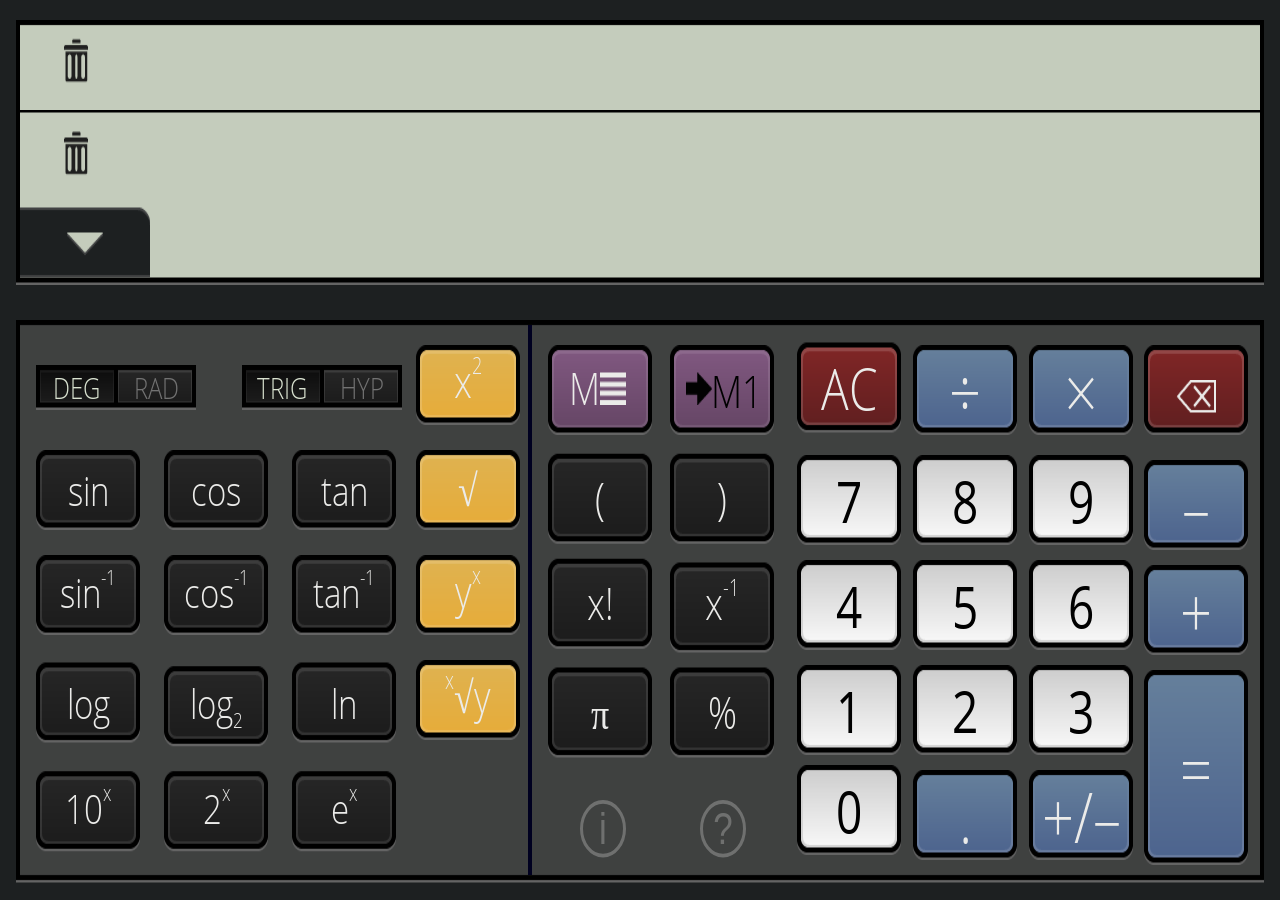
<file: calculator/assets/index.html>
<!DOCTYPE HTML>
<!--
 * Copyright (c) 2012, Intel Corporation.
 *
 * This program is licensed under the terms and conditions of the
 * Apache License, version 2.0.  The full text of the Apache License is at
 * http://www.apache.org/licenses/LICENSE-2.0 
 *
-->
<html>
  <head>
    <title>Scientific Calculator</title>
    <meta name="viewport" content="width=device-width, initial-scale=1, maximum-scale=1, user-scalable=0"/>
    <meta http-equiv="Content-Type" content="text/html; charset=utf-8"/>
    <meta name="google" value="notranslate"/>
    <style>
      body {
        position: absolute;

        margin: 0px;
        top: 50%;
        left: 50%;

        background-color: #222526;
      }

      @media (orientation: landscape) {
        body {
          width: 1280px;
          height: 720px;
        }
      }

      @media (orientation: portrait) {
        body {
          width: 720px;
          height: 1280px;
        }
      }

      #background {
        display: none;
      }
    </style>
  </head>
  <body style="overflow: hidden;">
    <div id="background">
      <div id="calculationpane">
        <div id="LCD_Upper">
          <div id="wrapper">
            <div id="scroller">
              <div class="scroll-pane" id="calculationhistory"></div>
            </div>
          </div>
          <div id="historyverticalline"></div>
          <button disabled class="historybuttonclose" id="closehistorybutton"></button>
        </div>
        <div id="LCD_Lower">
          <div id="upperpane">
            <div id="upperclosebutton">
              <button disabled class="buttonclose" id="buttonclosecurrentformula"></button>
            </div>
            <div id="currentformula"></div>
          </div>
          <div id="horizontaldivider"></div>
          <div id="lowerpane">
            <div id="lowerclosebutton">
              <button disabled class="buttonclose" id="buttonclosemainentry"></button>
            </div>
            <div id="mainentry"></div>
            <button disabled class="historybutton" id="openhistorybutton"></button>
          </div>
        </div>
        <div id="keyboard">
          <div id="keyboardleft">
            <div id="leftmostpane">
              <div id="statetransition">
                <div id="degradswitch" class="switchleftactive">
                   <div class="buttontogglebackgroundB" id="buttondeg">DEG</div>
                   <div class="buttontogglebackgroundA" id="buttonrad">RAD</div>
                </div>
                 <div id="traghypswitch" class="switchleftactive">
                   <div class="buttontogglebackgroundB" id="buttontrig">TRIG</div>
                   <div class="buttontogglebackgroundA" id="buttonhyp">HYP</div>
                </div>
              </div>
              <div id="trigonometric">
                <button disabled class="buttonblackshort" id="buttonsin">sin</button>
                <button disabled class="buttonblackshort" id="buttoncos">cos</button>
                <button disabled class="buttonblackshort" id="buttontan">tan</button>
                <button disabled class="buttonblackshort" id="buttonarcsin">sin<sup>-1</sup></button>
                <button disabled class="buttonblackshort" id="buttonarccos">cos<sup>-1</sup></button>
                <button disabled class="buttonblackshort" id="buttonarctan">tan<sup>-1</sup></button>
              </div>
              <div id="hyperbolic">
                <button disabled class="buttonblackshort" id="buttonsinh">sinh</button>
                <button disabled class="buttonblackshort" id="buttoncosh">cosh</button>
                <button disabled class="buttonblackshort" id="buttontanh">tanh</button>
                <button disabled class="buttonblackshort" id="buttonasinh">sinh<sup>-1</sup></button>
                <button disabled class="buttonblackshort" id="buttonacosh">cosh<sup>-1</sup></button>
                <button disabled class="buttonblackshort" id="buttonatanh">tanh<sup>-1</sup></button>
              </div>
              <div id="expandlog">
                <button disabled class="buttonblackshort" id="buttonlog">log</button>
                <button disabled class="buttonblackshort" id="buttonlog2">log<sub>2</sub></button>
                <button disabled class="buttonblackshort" id="buttonln">ln</button>
                <button disabled class="buttonblackshort" id="button10x" data-operator="10<sup>^</sup>">10<sup>x</sup></button>
                <button disabled class="buttonblackshort" id="button2x" data-operator="2<sup>^</sup>">2<sup>x</sup></button>
                <button disabled class="buttonblackshort" id="buttonex" data-operator="e<sup>^</sup>">e<sup>x</sup></button>
              </div>
            </div>
            <div id="centerleftpane">
              <div id="powerandroot">
                <button disabled class="buttonyellow" id="buttonsquare" data-operator="<sup>2</sup>">x<sup>2</sup></button>
                <button disabled class="buttonyellow" id="buttonsquareroot">&#8730;</button>
              </div>
              <div id="nthpowerandnthroot">
                <button disabled class="buttonyellow" id="buttonnthpower" data-operator="<sup>^</sup>">y<sup>x</sup></button>
                <button disabled class="buttonyellow" id="buttonnthroot" data-operator="<sup>n</sup>&#8730;"><sup>x</sup>&#8730;y</button>
              </div>
            </div>
          </div>
          <div id="keyboardsplitter"></div>
          <div id="keyboardright">
            <div id="centerrightpane">
              <button disabled class="buttonpurple" id="buttonmemorylist">
                <span class="buttonlefttext">M</span>
                <img class="buttonrighticon" src="images/ico_mem_list.png"/>
              </button>
              <button disabled class="buttonpurple" id="buttonmemorize">
                <img class="buttonlefticon" src="images/ico_arrow_black.png"/>
                <span class="buttonrighttext" id="buttonmemorizetext"></span>
              </button>
              <button disabled class="buttonblack" id="buttonleftparenthesis">(</button>
              <button disabled class="buttonblack" id="buttonrightparenthesis">)</button>
              <button disabled class="buttonblack" id="buttonfactorial" data-operator="!">x!</button>
              <button disabled class="buttonblack" id="buttoninverse" data-operator="<sup>-1</sup>">x<sup>-1</sup></button>
              <button disabled class="buttonblack" id="buttonpi">&pi;</button>
              <button disabled class="buttonblack" id="buttonpercentage">%</button>
            </div>
            <div id="rightpane">
              <button disabled class="buttonred" id="buttonclear">C</button>
              <button disabled class="buttonblue" id="buttondivide">&#247;</button>
              <button disabled class="buttonblue" id="buttonmultiply">&#215;</button>
              <button disabled class="buttonwhite" id="button7">7</button>
              <button disabled class="buttonwhite" id="button8">8</button>
              <button disabled class="buttonwhite" id="button9">9</button>
              <button disabled class="buttonwhite" id="button4">4</button>
              <button disabled class="buttonwhite" id="button5">5</button>
              <button disabled class="buttonwhite" id="button6">6</button>
              <button disabled class="buttonwhite" id="button1">1</button>
              <button disabled class="buttonwhite" id="button2">2</button>
              <button disabled class="buttonwhite" id="button3">3</button>
              <button disabled class="buttonwhite" id="button0">0</button>
              <button disabled class="buttonblue" id="buttondot">.</button>
              <button disabled class="buttonblue" id="buttonplusminus">+/&ndash;</button>
            </div>
            <div id="rightmostpane">
              <button disabled class="buttonred" id="buttondelete"><img class="buttondeleteicon" src="images/ico_back.png" alt="backspace" height="26" width="40"/></button>
              <button disabled class="buttonblue" id="buttonsubtract" data-operator="-">&ndash;</button>
              <button disabled class="buttonblue" id="buttonadd">+</button>
              <button disabled class="buttonblueequal" id="buttonequal">=</button>
            </div>
          </div>
        </div>
        <div id="licensebtnl"> i </div>
        <div id="home_help" class="helplaunch"> ? </div>
      </div>
    </div>
  </body>

  <script>
    'use strict';

    // requestAnim shim layer by Paul Irish
    window.requestAnimFrame = (function(){
      return  window.requestAnimationFrame       || 
              window.webkitRequestAnimationFrame || 
              window.mozRequestAnimationFrame    || 
              window.oRequestAnimationFrame      || 
              window.msRequestAnimationFrame     || 
              function(/* function */ callback, /* DOMElement */ element){
                  window.setTimeout(callback, 1000 / 60);
              };
    })();

    var startingOrientation =
      (window.innerWidth > window.innerHeight) ? 'landscape' : 'portrait';

    var loadOrientationSpecificStylesheet = function(orientation) {
      var linkElement = document.createElement('link');

      linkElement = document.createElement('link');
      linkElement.setAttribute('rel', 'stylesheet');

      linkElement.setAttribute('media', 'all and (orientation:' + orientation + ')');
      linkElement.setAttribute('href', 'css/calc_' + orientation + '.css');

      document.head.appendChild(linkElement);
    };

    // load stylesheets immediately
    (function() {
      var linkElement = document.createElement('link');
      linkElement.setAttribute('rel', 'stylesheet');
      linkElement.setAttribute('href', 'css/calc_common.css');
      document.head.appendChild(linkElement);

      loadOrientationSpecificStylesheet(startingOrientation);
    })();

    var doMaximiseBody = function() {
      // apply scaling transform
      var docWidth = document.documentElement.clientWidth;
      var docHeight = document.documentElement.clientHeight;
      var body = document.body;
      var bodyWidth = body.clientWidth;
      var bodyHeight = body.clientHeight;

      var transform =
        "translate(-50%, -50%) scale(" +
            docWidth / bodyWidth +
            ", " +
            docHeight / bodyHeight +
          ")";
      body.style['-webkit-transform'] = transform;
      body.style.transform = transform;
    };

    doMaximiseBody();

    window.addEventListener('pageshow', function() {
      window.requestAnimFrame(function() {
        var scripts = [
          'lib/es6-promise/es6-promise.min.js',
          'lib/fetch/fetch.js',
          'js/calc.js'
        ];

        scripts.forEach(function(script) {
          var scriptElement = document.createElement('script');
          scriptElement.setAttribute('src',script);

          document.head.appendChild(scriptElement);
        });

        // load stylesheet for other orientation
        var otherOrientation = (startingOrientation === 'landscape') ? 'portrait' : 'landscape';
        loadOrientationSpecificStylesheet(otherOrientation);
      });
    }, false);
  </script>

</html>
</file>
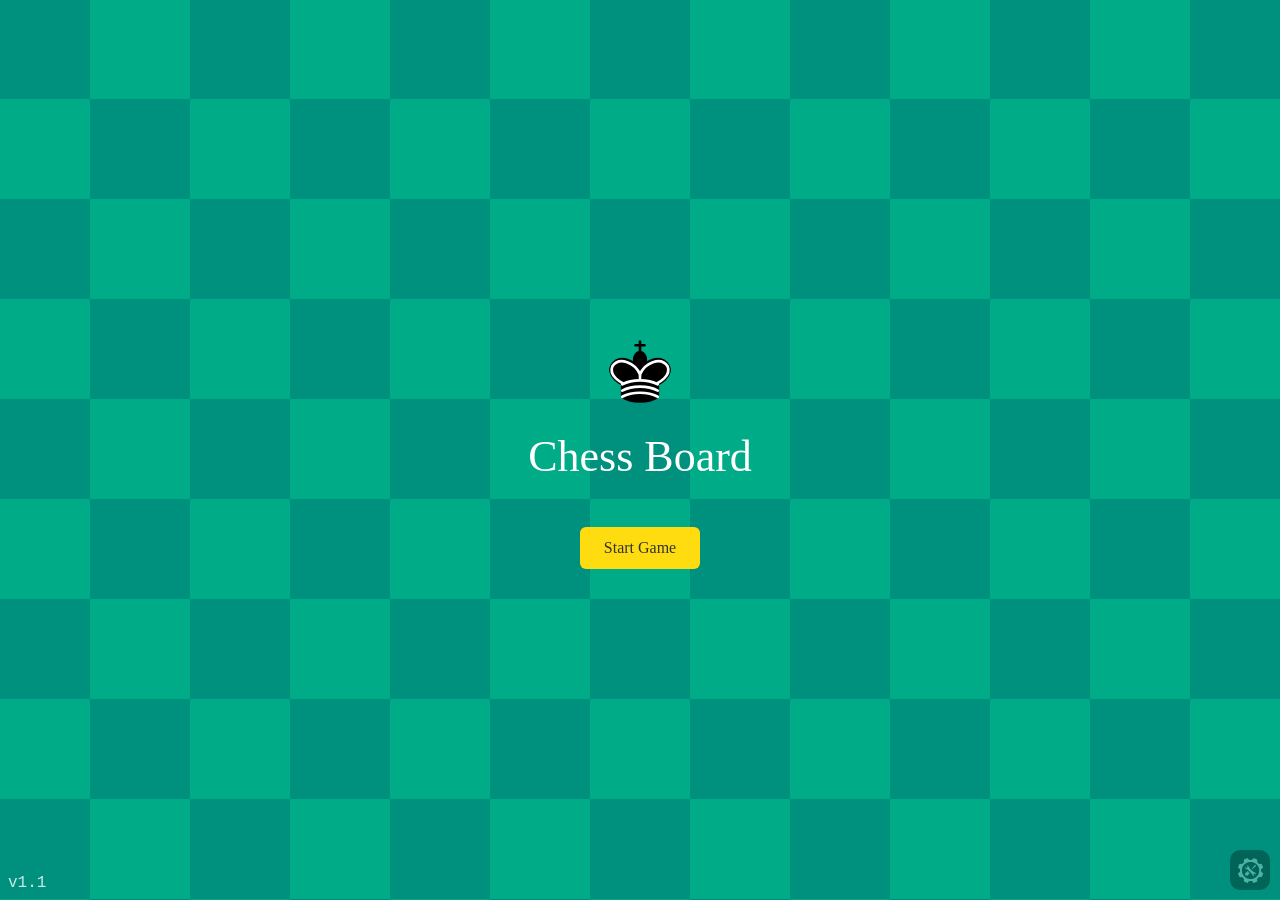
<file: chess/assets/index.html>
<!DOCTYPE html><html> <head><meta charset=utf-8><meta name=viewport content="width=device-width, initial-scale=1.0"><link rel=stylesheet href=css/bundle.css><script src=webxdc.js></script></head> <body> <div id=root></div> <footer id=footer>v1.1</footer> <script src=js/bundle.js></script> <!-- debugging --> <script src=eruda.min.js></script> <script>eruda.init();</script> </body> </html>
</file>
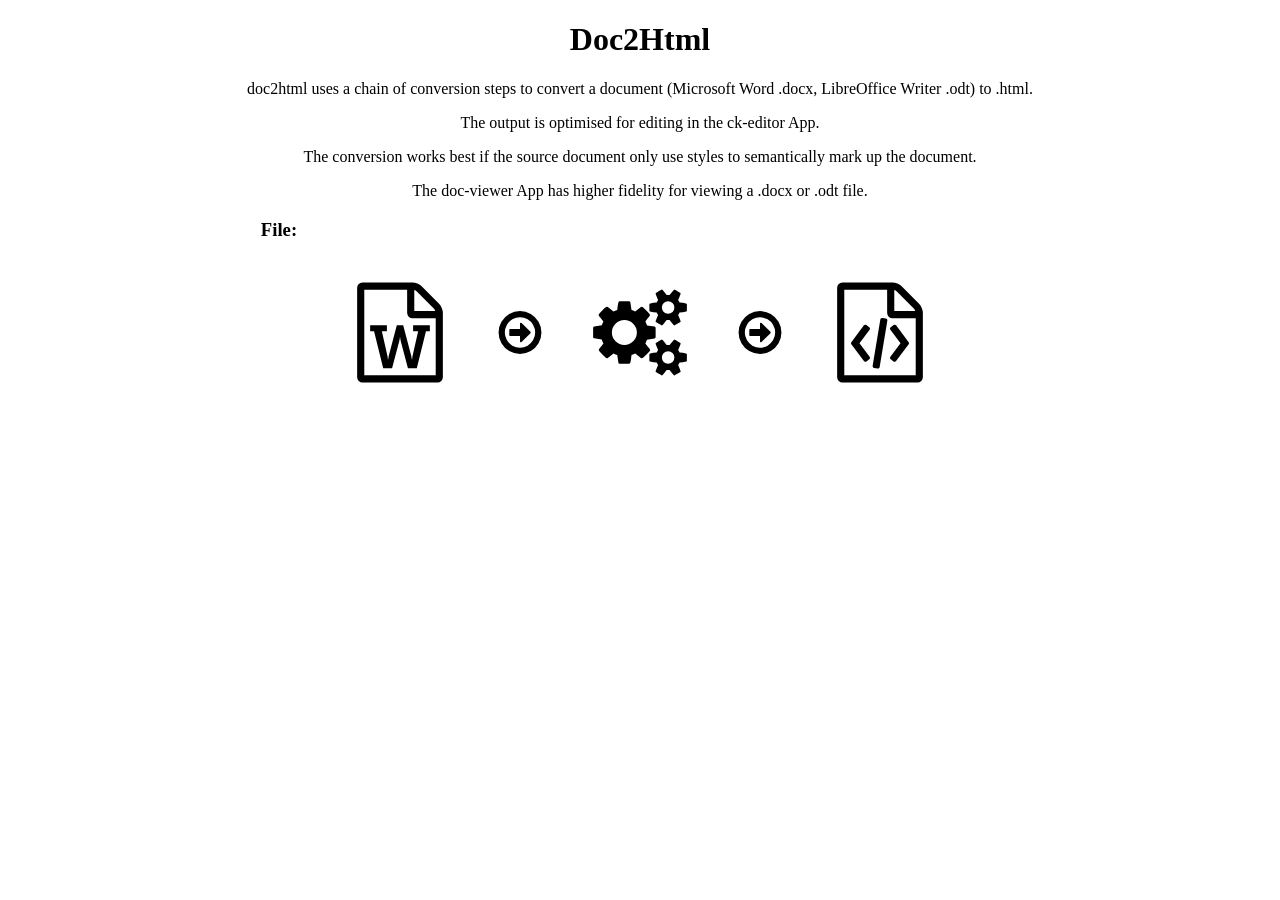
<file: doc2html/assets/index.html>
<!DOCTYPE html>
<html>
  <head>
    <meta charset="utf-8"> 
    <title>doc2html</title>
    <script src="mammoth.browser.min.js"></script>    
    <script src="brotli.js"></script>
    <script src="x2t.js"></script>    
    <style>
    .flex-container {
  display: flex;
  justify-content: center;
}

.flex-container > div {
  width: 100px;
  margin: 10px;
  text-align: center;
  line-height: 75px;
  font-size: 30px;
}
.icon {
    width: 100%;
    height: 100%;
}
.icon-small {
    width: 50%;
    height: 100%;
}
.icon-done {
    filter: invert(48%) sepia(79%) saturate(2476%) hue-rotate(86deg) brightness(118%) contrast(119%);
}
.icon-error {
	filter: invert(13%) sepia(96%) saturate(6088%) hue-rotate(358deg) brightness(92%) contrast(119%);
}
/* https://stackoverflow.com/a/20217870 */
.imageRotateHorizontal{
    -moz-animation: spinHorizontal .8s infinite linear;
    -o-animation: spinHorizontal .8s infinite linear;    
    -webkit-animation: spinHorizontal .8s infinite linear;
    animation: spinHorizontal .8s infinite linear;
}

@-moz-keyframes spinHorizontal {
    0% {
        -moz-transform: rotateY(0deg);
    }

    100% {
        -moz-transform: rotateY(360deg);
    }
}

@keyframes spinHorizontal {
	0% { 
        transform: rotateY(0deg); 
	}
    100% {
        transform: rotateY(360deg);
    }
}


@-ms-keyframes spinHorizontal {
	0% { 
        -ms-transform: rotateY(0deg); 
	}
    100% {
        -ms-transform: rotateY(360deg);
    }
}

@-o-keyframes spinHorizontal {
	0% { 
        -o-transform: rotateY(0deg); 
	}
	100% { 
        -o-transform: rotateY(360deg); 
	}
}

@-webkit-keyframes spinHorizontal {
	0% { 
        -webkit-transform: rotateY(0deg); 
	}
	100% { 
        -webkit-transform: rotateY(360deg); 
	}
}
    </style>
  </head>
  <body onload='onload();'>
  	<h1 style="text-align:center;">Doc2Html</h1>
  	<div>
  		<p style="text-align:center;">
  			doc2html uses a chain of conversion steps to convert a document (Microsoft Word .docx, LibreOffice Writer .odt) to .html.
		</p>  	
  		<p style="text-align:center;">
  			The output is optimised for editing in the ck-editor App.
		</p>  	 		  	
  		<p style="text-align:center;">
  			The conversion works best if the source document only use styles to semantically mark up the document.
		</p>  		  	
  		<p style="text-align:center;">
  			The doc-viewer App has higher fidelity for viewing a .docx or .odt file.
		</p>  	
  	</div>
  	<div style="margin-left: 20%;">
  	  	<h3>File:&nbsp;<span id='filename'></span></h3>
  	</div>
	<div class="flex-container">
  		<div>
  			<img id="readFileIcon" src="file-word-o.svg" class="icon">
  		</div>
  		<div>
	  		<img src="arrow-circle-o-right.svg" class="icon-small">  		
  		</div>
  		<div>
	  		<img id="convertFileIcon" src="gears.svg" class="icon">  		
  		</div>  
  		<div>
	  		<img src="arrow-circle-o-right.svg" class="icon-small">  		
  		</div>
  		<div>
	  		<img id="writeFileIcon" src="file-code-o.svg" class="icon">
  		</div>  
	</div>
  	<p id='status' style="text-align:center;"></p>
  	<div id='messages'></div>
	<script>
			let ckContent = '<div id="ck-content" class="ck-content">';
			let postfixHTML = '</div></body></html>';
			
			let prefixHTML = 	'<!DOCTYPE html>\n' +
							'<html>\n' +
							'<head>\n' +
							'<meta charset="UTF-8">\n' +
    						'<style>\n' +
							'.ck-content {font-size: larger;margin: 40px;}\n' +
							'.ck-content .text-tiny {font-size: 0.7em;}\n' +
							'.ck-content .text-small {font-size: 0.85em;}\n' +
							'.ck-content .text-big {font-size: 1.4em;}\n' +
							'.ck-content .text-huge {font-size: 1.8em;}\n' +
							'.ck-content .marker-yellow {background-color: hsl(60, 97%, 73%);}\n' +
							'.ck-content .marker-green {background-color: hsl(120, 93%, 68%);}\n' +
							'.ck-content .marker-pink {background-color: hsl(345, 96%, 73%);}\n' +
							'.ck-content .marker-blue {background-color: hsl(201, 97%, 72%);}\n' +
							'.ck-content .pen-red {background-color: transparent;color: hsl(0, 85%, 49%);}\n' +
							'.ck-content .pen-green {background-color: transparent;color: hsl(112, 100%, 27%);}\n' +
							'.ck-content .todo-list {list-style: none;}\n' +
							'.ck-content .todo-list li {margin-bottom: 5px;margin-top: 5px;}\n' +
							'.ck-content .todo-list__label > input {-webkit-appearance: none;display: inline-block;position: relative;width: 16px;height: 16px;vertical-align: middle;border: 0;left: -25px;margin-right: -15px;right: 0;margin-left: 0;}\n' +
							'.ck-content .todo-list__label > input::before {display: block;position: absolute;box-sizing: border-box;content: "";width: 100%;height: 100%;border: 1px solid hsl(0, 0%, 20%);border-radius: 2px;transition: 250ms ease-in-out box-shadow, 250ms ease-in-out background, 250ms ease-in-out border;}\n' +
							'.ck-content .todo-list__label > input::after {display: block;position: absolute;box-sizing: content-box;pointer-events: none;content: "";left: calc( 16px / 3 );top: calc( 16px / 5.3 );width: calc( 16px / 5.3 );height: calc( 16px/ 2.6 );border-style: solid;border-color: transparent;border-width: 0 calc( 16px / 8 ) calc( 16px / 8 ) 0;transform: rotate(45deg);}\n' +
							'.ck-content .todo-list__label > input[checked]::before {background: hsl(126, 64%, 41%);border-color: hsl(126, 64%, 41%);}\n' +
							'.ck-content .todo-list__label > input[checked]::after {border-color: hsl(0, 0%, 100%);}\n' +
							'.ck-content .todo-list__label__description {vertical-align: middle;}\n' +
							'.ck-content .table{display:table;width: 90%;margin:.9em auto}\n' +
							'.ck-content .table table{border:1px double #b3b3b3;border-collapse:collapse;border-spacing:0;height:100%;width:100%}\n' +
							'.ck-content .table table td,\n' +
							'.ck-content .table table th{border:1px solid #bfbfbf;min-width:2em;padding:.4em}\n' +
							'.ck-content .table table th{background:rgba(0,0,0,.05);font-weight:700}\n' +
							'.ck-content .table th{text-align:left}\n' +
							'.ck-content blockquote {border-left: 5px solid #ccc;font-style: italic;margin-left: 0;margin-right: 0;overflow: hidden;padding-left: 1.5em;padding-right: 1.5em;}\n' +
							'.ck-content .page-break {align-items: center;clear: both;display: flex;justify-content: center;padding: 5px 0;position: relative;}\n' +
							'.ck-content pre {background: hsla(0,0%,78%,.3);border: 1px solid #c4c4c4;border-radius: 2px;color: #353535;direction: ltr;font-style: normal;min-width: 200px;padding: 1em;tab-size: 4;text-align: left;white-space: pre-wrap;}\n' +
							'.ck-content code {background-color: hsla(0,0%,78%,.3);border-radius: 2px;padding: .15em;}\n' +
							'code {font-family: monospace;}\n' +
    						'</style>\n' +
							'</head>\n' +
							'<body>\n' +
							ckContent;
							
	function getFormatId(ext) {
        if (ext === 'docx') { return 65; }
        if (ext === 'doc') { return 66; }
        if (ext === 'odt') { return 67; }
    }
    function x2tConvertDataInternal(x2t, data, filename, inputFormat, outputFormat) {

        x2t.FS.writeFile('/working/' + filename, data);

        let params =  "<?xml version=\"1.0\" encoding=\"utf-8\"?>"
                    + "<TaskQueueDataConvert xmlns:xsi=\"http://www.w3.org/2001/XMLSchema-instance\" xmlns:xsd=\"http://www.w3.org/2001/XMLSchema\">"
                    + "<m_sFileFrom>/working/" + filename + "</m_sFileFrom>"
                    + "<m_sThemeDir>/working/themes</m_sThemeDir>"
                    + "<m_sFileTo>/working/" + filename + "." + outputFormat + "</m_sFileTo>"
                    + '<m_nFormatFrom>'+getFormatId(inputFormat)+'</m_nFormatFrom>'
                    + '<m_nFormatTo>'+getFormatId(outputFormat)+'</m_nFormatTo>'
                    + "<m_bIsNoBase64>false</m_bIsNoBase64>"
                    + "</TaskQueueDataConvert>";

        x2t.FS.writeFile('/working/params.xml', params);
        try {
            x2t.ccall("runX2T", ["number"], ["string"], ["/working/params.xml"]);
        } catch (e) {
            console.log(e);
            return "";
        }
        var result;
        try {
            result = x2t.FS.readFile('/working/' + filename + "." + outputFormat);
        } catch (e) {
            console.log("Failed reading converted file. error:" + e);
            return "";
        }
        return result;
    }
    
	function onload() {
		let href = window.location.href
		let url = new URL(href);
		let filePath = url.searchParams.get("path");
		let filename = filePath.substring(filePath.lastIndexOf('/') + 1);
		let isPathWritable = url.searchParams.get("isPathWritable") == 'true';
		document.getElementById("filename").innerText = filename;
		if (!isPathWritable) {
			document.getElementById("status").innerText = 'File access is read only';		
		} else {
			document.getElementById("status").innerText = 'loading file...';
			fetch(filePath, { method: 'GET' }).then(function(response) {				
    	  		if (response.status === 200) {  
    	  			document.getElementById('readFileIcon').classList.add("icon-done");
					response.arrayBuffer().then(function(arrayBuffer) {
						document.getElementById("status").innerText = 'converting document...';
						document.getElementById("convertFileIcon").classList.add("imageRotateHorizontal");
						if (filePath.toLowerCase().endsWith('.odt')) {
            				let x2t = window.Module;
            				x2t.run();
            				x2t.onRuntimeInitialized = function() {
            	    			x2t.FS.mkdir('/working');
								let data = new Uint8Array(arrayBuffer);
        	            		let output = x2tConvertDataInternal(x2t, data, filename, 'odt', 'docx');	
        	            		if (output.length == 0) {
        	            			document.getElementById("convertFileIcon").classList.remove("imageRotateHorizontal");
        	            			document.getElementById('convertFileIcon').classList.add("icon-error");
								    document.getElementById("status").innerText = 'unable to convert document';
		    					} else {		    	    		
					            	convertToHtml(output, filename);
					            }
	            			};						
						} else {
				            convertToHtml(arrayBuffer, filename);
		    	    	}	
		    	    });					
              	} else {
    	  			document.getElementById('readFileIcon').classList.add("icon-error");              	
					document.getElementById("status").innerText = 'unable to load file';
      				console.log('error loading file:' + response.status);
      			}
			});
		}
    }
function transformParagraph(element) {
    if (element.alignment === "center") {
        return {...element, styleId: "Center", styleName: "Center"};
    }else if (element.alignment === "right") {
        return {...element, styleId: "Right", styleName: "Right"};
    }else if (element.alignment === "both") {
        return {...element, styleId: "Justify", styleName: "Justify"};
    } else {
    	if (element.indent != null && element.indent.start != null) {
    		let start = Number(element.indent.start);
			let level = start/709;    	
	        return {...element, styleId: "Indent-"+level, styleName: "Indent-"+level};
    	} else {
        	return element;
        }
    }
}
function transformRun(element) {
    if (element.font == null) {
        return element;    
    } else if (element.font == "Times New Roman") {
        return {...element, styleId: "Times", styleName: "Times"};
    }else if (element.font == "Arial") {
        return {...element, styleId: "Arial", styleName: "Arial"};
    }else if (element.font == "Courier New") {
        return {...element, styleId: "CourierNew", styleName: "CourierNew"};
    }else if (element.font == "Georgia") {
        return {...element, styleId: "Georgia", styleName: "Georgia"};
    }else if (element.font.startsWith("Lucida")) {
        return {...element, styleId: "Lucida", styleName: "Lucida"};
    }else if (element.font == "Tahoma") {
        return {...element, styleId: "Tahoma", styleName: "Tahoma"};
    }else if (element.font == "Trebuchet MS") {
        return {...element, styleId: "TrebuchetMS", styleName: "TrebuchetMS"};
    }else if (element.font == "Verdana") {
        return {...element, styleId: "Verdana", styleName: "Verdana"};
    } else {
        return element;
    }
}

function transformElement(element) {
    if (element.children) {
        var children = element.children.map(transformElement);
        element = {...element, children: children};
    }

    if (element.type === "paragraph") {
        element = transformParagraph(element);
    } else if(element.type === "run") {
        element = transformRun(element);
    }

    return element;
}

    function convertToHtml(output, filename) {
		let options = {
    		styleMap: [
       	 		"i => i", //italic
       	 		"u => u", //underline
       	 		"p[style-name='Center'] => p.custom-section-center:fresh",       	 		
       	 		"p[style-name='Right'] => p.custom-section-right:fresh",       	 		
       	 		"p[style-name='Justify'] => p.custom-section-justify:fresh",
       	 		"p[style-name='Indent-1'] => p.custom-section-indent-1:fresh",
       	 		"p[style-name='Indent-2'] => p.custom-section-indent-2:fresh",
       	 		"p[style-name='Indent-3'] => p.custom-section-indent-3:fresh",
       	 		"p[style-name='Indent-4'] => p.custom-section-indent-4:fresh",
       	 		"p[style-name='Indent-5'] => p.custom-section-indent-5:fresh",
       	 		"p[style-name='Title'] => h1:fresh",
       	 		"r[style-name='Times'] => span.custom-section-times:fresh",
       	 		"r[style-name='Arial'] => span.custom-section-arial:fresh",
       	 		"r[style-name='CourierNew'] => span.custom-section-courier-new:fresh",
       	 		"r[style-name='Georgia'] => span.custom-section-georgia:fresh",
       	 		"r[style-name='Lucida'] => span.custom-section-lucida:fresh",
       	 		"r[style-name='Tahoma'] => span.custom-section-tahoma:fresh",
       	 		"r[style-name='TrebuchetMS'] => span.custom-section-trebuchet-MS:fresh",
       	 		"r[style-name='Verdana'] => span.custom-section-verdana:fresh",       	 		
    		],
    		transformDocument: transformElement,
		};
		mammoth.convertToHtml({arrayBuffer: output}, options)
        .then(res => { 
        	let html = postProcess(res);
        	displayResult(html);
		    saveHTML(html, filename);
		}).catch(error => {
		    document.getElementById("convertFileIcon").classList.remove("imageRotateHorizontal");
			document.getElementById('convertFileIcon').classList.add("icon-error");
			document.getElementById("status").innerText = 'unable to convert document';
      		console.log('unable to convert file:' + error);
		});
    }
    function postProcess(transformed) {
		transformed.value = transformed.value.replaceAll('class="custom-section-center">','style="text-align:center;">');
		transformed.value = transformed.value.replaceAll('class="custom-section-right">','style="text-align:right;">');
		transformed.value = transformed.value.replaceAll('class="custom-section-justify">','style="text-align:justify;">');
		transformed.value = transformed.value.replaceAll('<table><tr><td><','<figure class="table"><table><tr><td><');
		transformed.value = transformed.value.replaceAll('</td></tr></table>','</td></tr> </table></figure>');

		transformed.value = transformed.value.replaceAll('class="custom-section-times">','style="font-family:\'Times New Roman\', Times, serif;">');
		transformed.value = transformed.value.replaceAll('class="custom-section-arial">','style="font-family:Arial, Helvetica, sans-serif;">');
		transformed.value = transformed.value.replaceAll('class="custom-section-courier-new">','style="font-family:\'Courier New\', Courier, monospace;">');
		transformed.value = transformed.value.replaceAll('class="custom-section-georgia">','style="font-family:Georgia, serif;">');
		transformed.value = transformed.value.replaceAll('class="custom-section-lucida">','style="font-family:\'Lucida Grande\', sans-serif;">');
		transformed.value = transformed.value.replaceAll('class="custom-section-tahoma">','style="font-family:Tahoma, Geneva, sans-serif;">');
		transformed.value = transformed.value.replaceAll('class="custom-section-times">','style="font-family:\'Times New Roman\', Times, serif;">');
		transformed.value = transformed.value.replaceAll('class="custom-section-trebuchet-MS">','style="font-family:\'Trebuchet MS\', Helvetica, sans-serif;">');
		transformed.value = transformed.value.replaceAll('class="custom-section-verdana">','style="font-family:Verdana, Geneva, sans-serif;">');

		transformed.value = transformed.value.replaceAll('class="custom-section-indent-1">','style="margin-left:40px;">');
		transformed.value = transformed.value.replaceAll('class="custom-section-indent-2">','style="margin-left:80px;">');
		transformed.value = transformed.value.replaceAll('class="custom-section-indent-3">','style="margin-left:120px;">');
		transformed.value = transformed.value.replaceAll('class="custom-section-indent-4">','style="margin-left:16px;">');
		transformed.value = transformed.value.replaceAll('class="custom-section-indent-5">','style="margin-left:200px;">');


		transformed.value = prefixHTML + '\n' + transformed.value + '\n' + postfixHTML; 

		return transformed;
    }
    function saveHTML(result, filename){
    	document.getElementById("convertFileIcon").classList.remove("imageRotateHorizontal");
    	document.getElementById('convertFileIcon').classList.add("icon-done");
		document.getElementById("status").innerText = 'saving file...';
    	let data = new TextEncoder().encode(result.value);
    	let withoutExtension = filename.substring(0, filename.lastIndexOf('.'));
    	let htmlFilename = withoutExtension + '.html';
    	let fullPath = '/peergos-api/v0/save/' + htmlFilename;
  		fetch(fullPath, { method: 'PUT', headers: {}, body: data })
    		.then(function(response) {
          		if (response.status != 200) {
			    	document.getElementById('writeFileIcon').classList.add("icon-error");
					document.getElementById("status").innerText = 'unable to save file';
      				console.log('unable to save file:' + response.status);
      			} else {
			    	document.getElementById('writeFileIcon').classList.add("icon-done");
					document.getElementById("status").innerText = 'file saved';
      			}
    		}); 
    }
    function displayResult(result) {
		document.getElementById("status").innerText = 'conversion complete';
		for(var i=0; i < result.messages.length; i++) {
			if (i==0) {
		        console.log(result.messages.length + ' Problems found during conversion:');						
			}
			let msg = result.messages[i];
	        console.log(msg.type + " " + msg.message);			
		}
        /*
        var messageHtml = result.messages.map(function(message) {
            return '<li class="' + message.type + '">' + escapeHtml(message.message) + "</li>";
        }).join("");
        document.getElementById("messages").innerHTML = "<ul>" + messageHtml + "</ul>";
        */
    }
    
    function escapeHtml(value) {
        return value
            .replace(/&/g, '&amp;')
            .replace(/"/g, '&quot;')
            .replace(/</g, '&lt;')
            .replace(/>/g, '&gt;');
    }

    </script>
  </body>
</html>
</file>
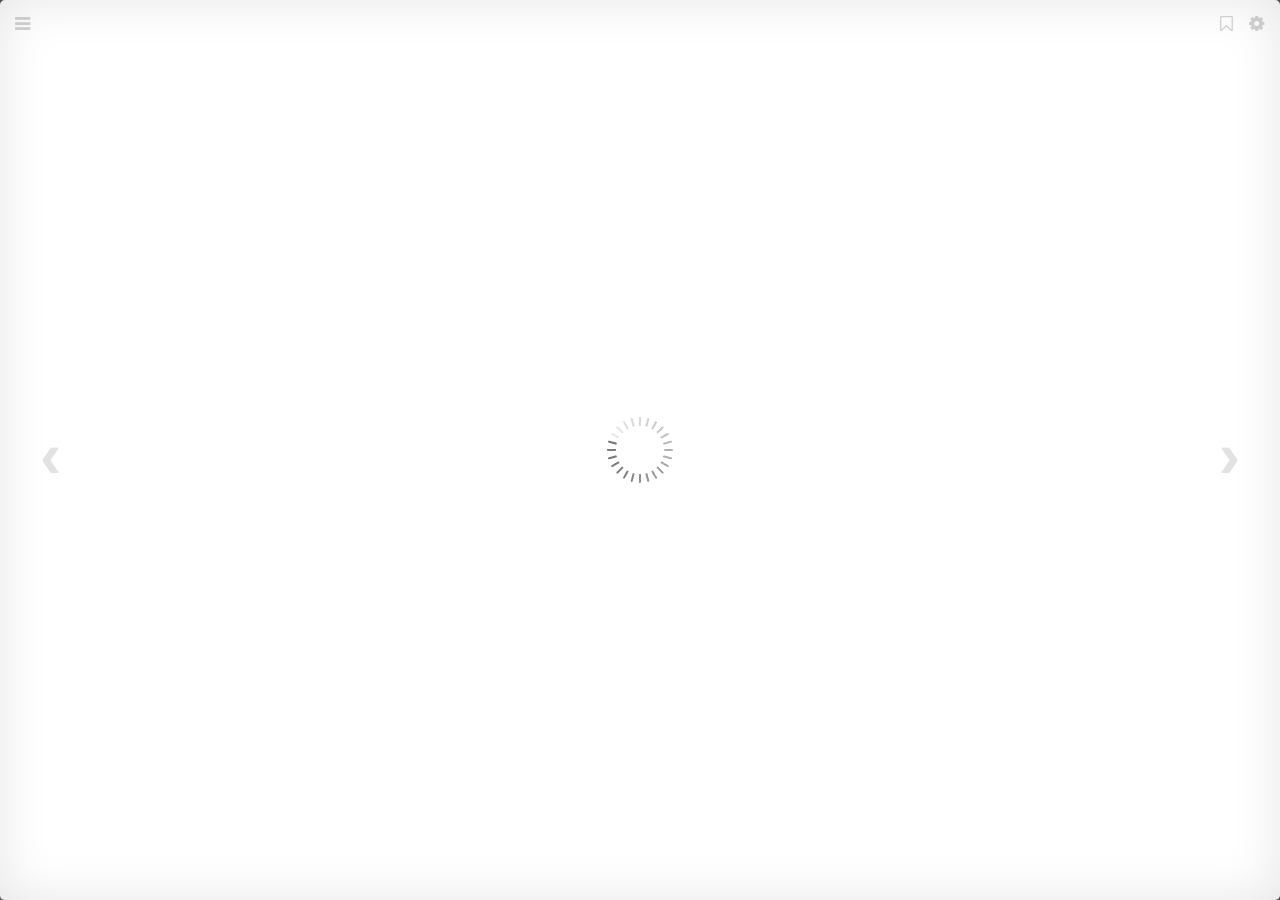
<file: ebookreader/assets/index.html>
<!DOCTYPE html>
<html class="no-js">
    <head>
        <meta charset="utf-8">
        <meta http-equiv="X-UA-Compatible" content="IE=edge,chrome=1">
        <title></title>
        <meta name="description" content="">
        <meta name="viewport" content="width=device-width, user-scalable=no">
        <meta name="apple-mobile-web-app-capable" content="yes">

        <link rel="stylesheet" href="combined.css">
        <script src="js/jquery.min.js"></script>
        <script src="js/zip.min.js"></script>
        <script>
            "use strict";
            document.onreadystatechange = function () {
              if (document.readyState == "complete") {
              	let href = window.location.href;
				let url = new URL(href);
				let path = url.searchParams.get("path");
                window.reader = ePubReader(path, {
                   restore: true
                 });
              }
            };
        </script>
        <script src="js/epub.min.js"></script>
        <script src="js/reader.min.js"></script>
    </head>
    <body>
      <div id="sidebar">
        <div id="panels">
          <a id="show-Toc" class="show_view icon-list-1 active" data-view="Toc">TOC</a>
          <a id="show-Bookmarks" class="show_view icon-bookmark" data-view="Bookmarks">Bookmarks</a>
        </div>
        <div id="tocView" class="view">
        </div>
        <div id="searchView" class="view">
          <ul id="searchResults"></ul>
        </div>
        <div id="bookmarksView" class="view">
          <ul id="bookmarks"></ul>
        </div>
        <div id="notesView" class="view">
          <div id="new-note">
            <textarea id="note-text"></textarea>
            <button id="note-anchor">Anchor</button>
          </div>
          <ol id="notes"></ol>
        </div>
      </div>
      <div id="main">

        <div id="titlebar">
          <div id="opener">
            <a id="slider" class="icon-menu">Menu</a>
          </div>
          <div id="metainfo">
            <span id="book-title"></span>
            <span id="title-seperator">&nbsp;&nbsp;–&nbsp;&nbsp;</span>
            <span id="chapter-title"></span>
          </div>
          <div id="title-controls">
            <a id="bookmark" class="icon-bookmark-empty">Bookmark</a>
            <a id="setting" class="icon-cog">Settings</a>
          </div>
        </div>

        <div id="divider"></div>
        <div id="prev" class="arrow">‹</div>
        <div id="viewer"></div>
        <div id="next" class="arrow">›</div>

        <div id="loader"><img src="loader.gif"></div>
      </div>
      <div class="modal md-effect-1" id="settings-modal">
          <div class="md-content">
              <h3>Settings</h3>
              <div>
                  <p>
                    <input type="checkbox" id="sidebarReflow" name="sidebarReflow">Reflow text when sidebars are open.
                  </p>
              </div>
              <div class="closer icon-cancel-circled"></div>
          </div>
      </div>
      <div class="overlay"></div>
    </body>
</html>
</file>
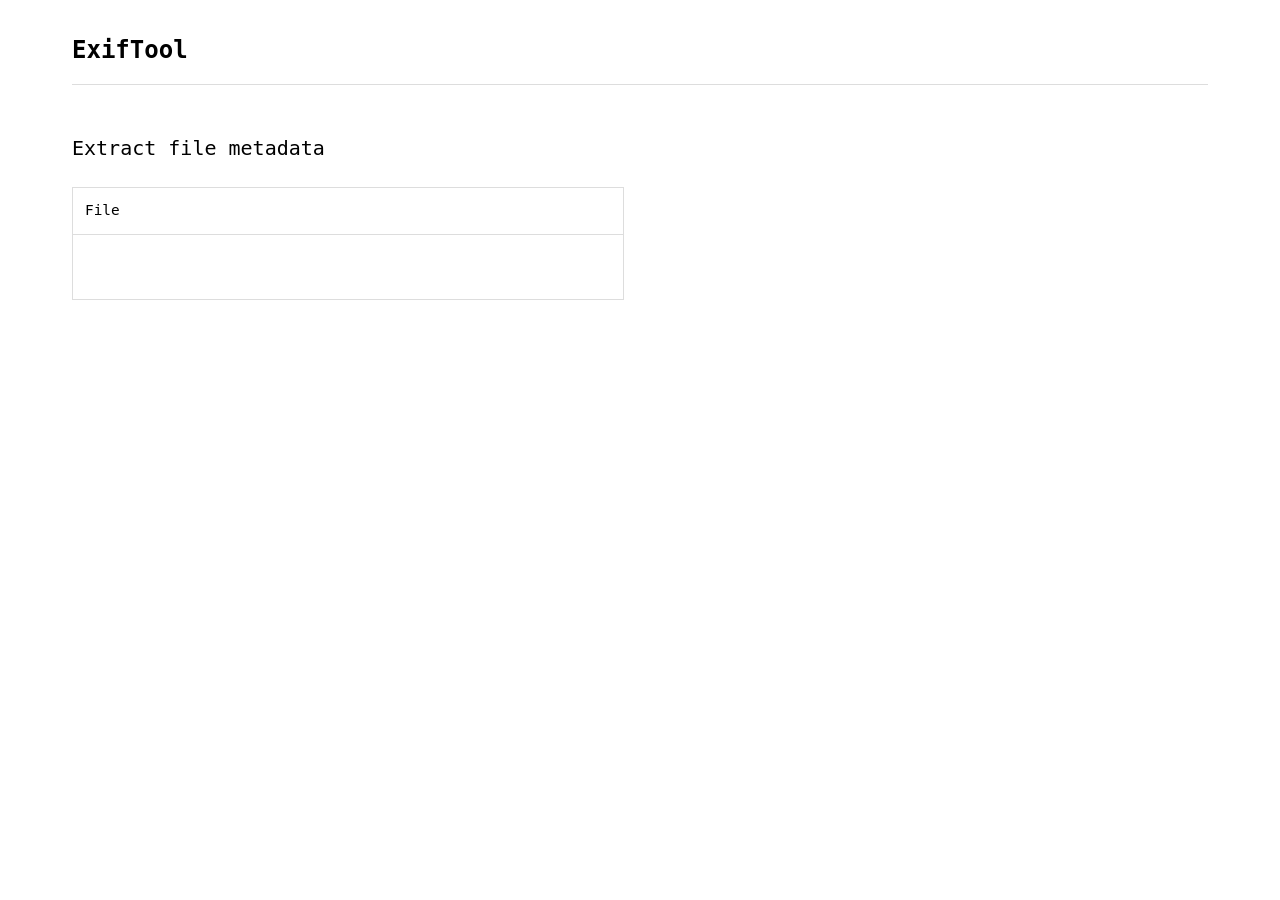
<file: exiftool/assets/index.html>
<!DOCTYPE html>
<html lang="en">

<head>
    <meta charset="utf-8">
    <meta name="viewport" content="width=device-width, initial-scale=1.0">
    <title>ExifTool example</title>
    <script src="brotli.js"></script>
    <style>
        :root {
            --primary: #000000;
            --secondary: #f5c542;
            --bg-color: #ffffff;
            --text-color: #000000;
            --border-color: #dddddd;
            --light-gray: #f5f5f5;
            --dark-gray: #333333;
            --border-radius: 0px;
            --box-shadow: 0 1px 3px rgba(0, 0, 0, 0.1);
        }

        * {
            margin: 0;
            padding: 0;
            box-sizing: border-box;
        }

        body {
            font-family: 'JetBrains Mono', monospace;
            line-height: 1.5;
            color: var(--text-color);
            background-color: var(--bg-color);
            padding: 0;
            margin: 0;
        }

        .container {
            max-width: 1200px;
            margin: 0 auto;
            padding: 2rem;
        }

        header {
            margin-bottom: 2rem;
            border-bottom: 1px solid var(--border-color);
            padding-bottom: 1rem;
        }

        .site-title {
            font-size: 1.5rem;
            font-weight: 600;
            display: flex;
            align-items: center;
            gap: 0.5rem;
        }

        .nav {
            display: flex;
            margin-top: 1rem;
        }

        main {
            padding: 1rem 0;
        }

        h1 {
            font-size: 1.25rem;
            font-weight: 500;
            margin-bottom: 1.5rem;
        }

        .two-column-layout {
            display: grid;
            grid-template-columns: 1fr 1fr;
            gap: 2rem;
        }

        .box {
            border: 1px solid var(--border-color);
            margin-bottom: 2rem;
        }

        .box-header {
            padding: 0.75rem;
            border-bottom: 1px solid var(--border-color);
            font-weight: 500;
            font-size: 0.9rem;
        }

        .box-body {
            padding: 1rem;
        }

        .file-info {
            font-size: 0.9rem;
        }

        .result-container {
            width: 100%;
            display: none;
        }

        .metadata-output {
            font-family: 'JetBrains Mono', monospace;
            font-size: 0.8rem;
            white-space: pre-wrap;
            background-color: var(--light-gray);
            padding: 1rem;
            overflow: auto;
            height: 400px;
            border: 1px solid var(--border-color);
        }

        .status-message {
            margin-bottom: 1rem;
            padding: 0.5rem;
            font-size: 0.85rem;
            background-color: #d1fae5;
            border-left: 3px solid #059669;
        }

        .status-error {
            background-color: #fee2e2;
            border-left: 3px solid #dc2626;
        }

        .spinner {
            display: inline-block;
            width: 1rem;
            height: 1rem;
            border: 2px solid rgba(0, 0, 0, 0.1);
            border-radius: 50%;
            border-top-color: var(--dark-gray);
            animation: spin 1s linear infinite;
            margin-right: 0.5rem;
        }

        @keyframes spin {
            to {
                transform: rotate(360deg);
            }
        }

        @media (max-width: 768px) {
            .two-column-layout {
                grid-template-columns: 1fr;
            }

            .container {
                padding: 1rem;
            }
        }
    </style>
</head>

<body>
    <div class="container">
        <header>
            <div class="site-title">ExifTool</div>
        </header>

        <main>
            <h1>Extract file metadata</h1>

            <div class="two-column-layout">
                <!-- Left Column: Upload Interface -->
                <div class="box">
                    <div class="box-header">File</div>
                    <div class="box-body">
                        <div id="selectedFile" style="display: none;" class="selected-file">
                            <div class="file-info">
                                <div id="fileName"></div>
                                <div id="fileSize"></div>
                            </div>
                        </div>
                        <div style="margin-top: 2rem;">
                            <div style="margin-top: 1rem; display: flex; gap: 0.5rem;">
                                <div>
                                    <span id="spinner" class="spinner" style="display: none;"></span>
                                </div>
                            </div>
                        </div>
                    </div>
                </div>
                <div id="resultContainer" class="result-container">
                    <div class="box">
                        <div class="box-header">Metadata</div>
                        <div class="box-body">
                            <div id="status" class="status-message" style="display: none;">
                                Metadata extracted successfully!
                            </div>

                            <pre id="metadataOutput"
                                class="metadata-output"></pre>
                        </div>
                    </div>
                </div>
            </div>
        </main>
    </div>

    <script type="module">
      
    import { parseMetadata } from './index.esm.js';
    document.addEventListener('DOMContentLoaded', function () {
            
        const selectedFile = document.getElementById('selectedFile');
        const fileName = document.getElementById('fileName');
        const fileSize = document.getElementById('fileSize');
        const spinner = document.getElementById('spinner');
        const resultContainer = document.getElementById('resultContainer');
        const status = document.getElementById('status');
        const metadataOutput = document.getElementById('metadataOutput');

        function showError(message) {
            spinner.style.display = 'none';
            resultContainer.style.display = 'block';
            status.className = 'status-message status-error';
            status.style.display = 'block';
            status.textContent = message || 'An error occurred';
            metadataOutput.textContent = 'Failed to extract metadata.';
        }
        function formatFileSize(bytes) {
            if (bytes === 0) return '0 Bytes';
            const k = 1024;
            const sizes = ['Bytes', 'KB', 'MB', 'GB', 'TB'];
            const i = Math.floor(Math.log(bytes) / Math.log(k));
            return parseFloat((bytes / Math.pow(k, i)).toFixed(2)) + ' ' + sizes[i];
        }
        
        let href = window.frames.frameElement.contentWindow.location.href
		let url = new URL(href);
		let filePath = url.searchParams.get("path");
		let filename = filePath.substring(filePath.lastIndexOf('/') + 1);
		fileName.textContent = filename;
        selectedFile.style.display = 'flex';
        spinner.style.display = 'inline-block';                
		fileSize.textContent = 'Loading file...'
		fetch(filePath, { method: 'GET' }).then(function(response) {
      		if (response.status === 200) {
				response.arrayBuffer().then(function(buffer) {
			        fileSize.textContent = formatFileSize(buffer.byteLength);
					let binFile = {
						name: filename,
						data: new Uint8Array(buffer)
					};
                	try {
                    	parseMetadata(binFile, {args: [],
                        	transformer: (data) => {
                            	return jsonOutput.checked ? JSON.parse(data) : data;
                        	}
                    	}).then(result => {
                    		if (result.success) {
                    		    spinner.style.display = 'none';
                        		resultContainer.style.display = 'block';
                				status.className = 'status-message';
                				status.style.display = 'block';
                				status.textContent = 'Metadata extracted successfully!';
                				metadataOutput.textContent = result.data;
                    		} else {
                        		showError(result.error);
                   			}
                    	});
                	} catch (error) {
                    	showError(error.message || 'Failed to extract metadata');
                	}
    			});
      		}
		});	
    });
    </script>
</body>
</html>
</file>
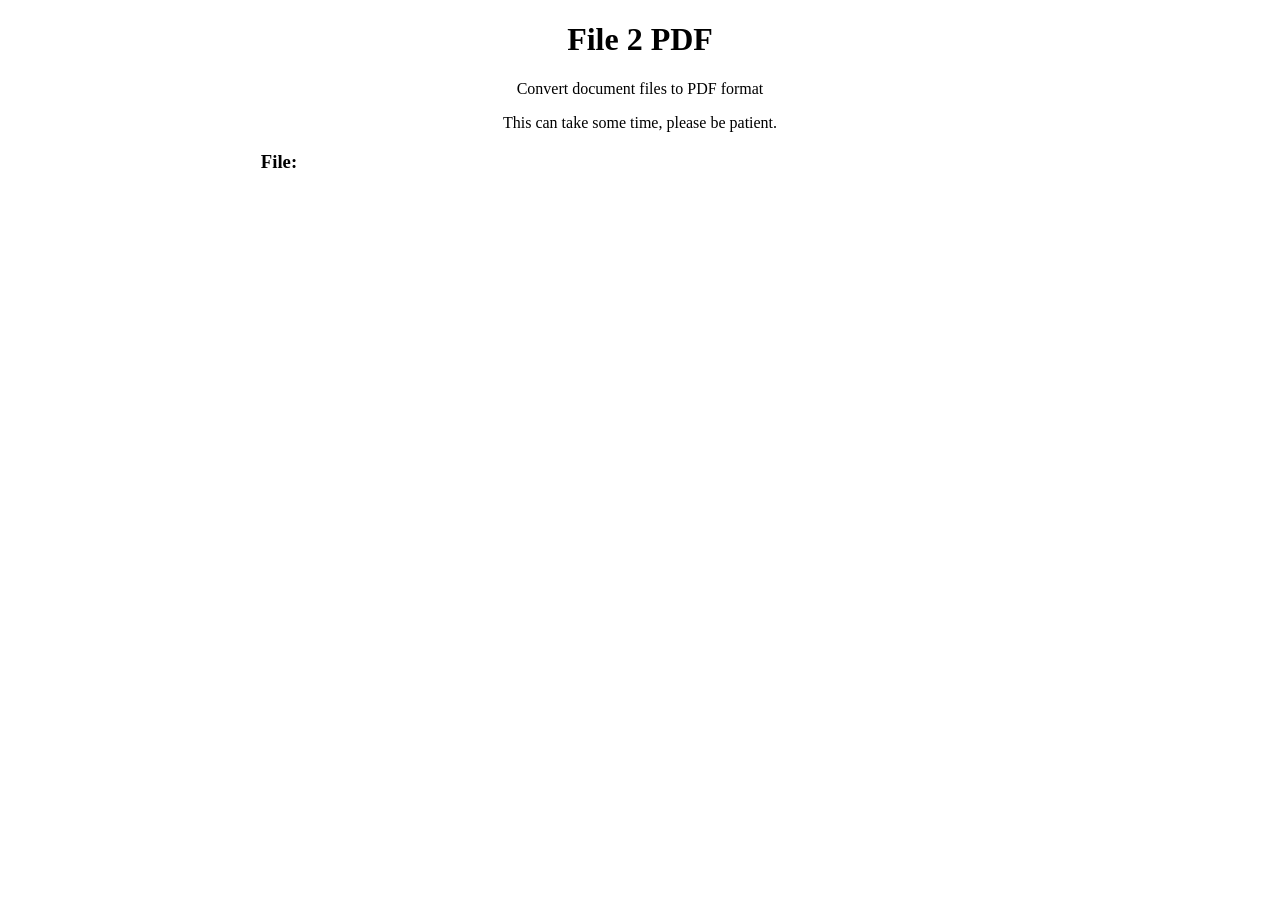
<file: file2pdf/assets/index.html>
<!DOCTYPE html>
<!-- SPDX-License-Identifier: MIT -->
<html>
  <head>
    <meta charset="utf-8">
	<script src="brotli.js"></script>
    <script type="text/javascript">
      // Relative URLs break if the main URL's last directory has no slash.
      // Some web servers don't add that / as "Apache DirectorySlash" does.
      if (!location.pathname.endsWith('/') && !location.pathname.endsWith('.html')) {
        location.replace(location.pathname + '/' + location.search + location.hash);
      }
    </script>
  </head>
  <body>
  	<h1 style="text-align:center;">File 2 PDF</h1>
	<div>
  		<p style="text-align:center;">
  			Convert document files to PDF format
		</p>  		 		  	
  		<p style="text-align:center;">
  			This can take some time, please be patient.
		</p>   		  	 		  			  	
  	</div>
  	<div style="margin-left: 20%;">
  	  	<h3>File:&nbsp;<span id='filename'></span></h3>  	  	
  	</div>
  	<p id='status' style="text-align:center;"></p>
    <canvas id="qtcanvas" style="display: none"></canvas>
    <script type="module">
      import { ZetaHelperMain } from './assets/vendor/zetajs/zetaHelper.js';

      // Enable usage of LOWA builds with UI.
      const canvas = document.getElementById('qtcanvas');

		let href = window.location.href
		let url = new URL(href);
		let filePath = url.searchParams.get("path");
		let filename = filePath.substring(filePath.lastIndexOf('/') + 1);
		
		setTimeout(() => {
		    const output = document.getElementById('status');
        	output.innerText = 'Initialising...';
        	document.getElementById('filename').innerText = filePath;
		}, 1000);
      // Set base URL to the soffice.* files.
      // Use an empty string if those files are in the same directory.
      let wasmPkg = null;
      wasmPkg = wasmPkg !== null ? 'url:' + wasmPkg : null;
      const zHM = new ZetaHelperMain('office_thread.js', {threadJsType: 'module', wasmPkg});

      async function loadFile() {
        	const output = document.getElementById('status');
            let name = filename;
        	// Use a canonical /tmp/input pathname so that it cannot clash with whatever relevant
        	// files might already be present there (which should not be named "input"), but
        	// append the original file name extension so that LO's type detection can use it to
        	// determine the input file type:
        	let from = '/tmp/input';
        	const n = name.lastIndexOf('.');
        	if (n > 0) {
          		from += name.substring(n);
          		name = name.substring(0, n);
        	}
			let response = await fetch(filePath, { method: 'GET' });
      		if (response.status === 200) {
	      		output.innerText = 'Converting File'; 
				let data = await response.arrayBuffer();
				await FS.writeFile(from, new Uint8Array(data));
          		await zHM.thrPort.postMessage({cmd: 'convert', name, from, to: '/tmp/output'});
      		} else {
      			output.innerText = 'Error loading file. See console for details';
      			console.log('error:' + response.status);
      		} 
		
		}
      function saveFile(bytes) {
    		document.getElementById("status").innerText = 'saving file...';    
    	    let withoutExtension = filename.substring(0, filename.lastIndexOf('.'));
    		let newFilename = withoutExtension + '.pdf';
    		let fullPath = '/peergos-api/v0/save/' + newFilename;
  			fetch(fullPath, { method: 'PUT', headers: {}, body: bytes })
    			.then(function(response) {
          			if (response.status != 200) {
						document.getElementById("status").innerText = 'Unable to save file. See console for details';
      					console.log('unable to save converted file:' + response.status);
      				} else {
						document.getElementById("status").innerText = 'File saved';   
      				}
    		}); 	
      }
      zHM.start(() => {
        zHM.thrPort.onmessage = (e) => {
          switch (e.data.cmd) {
          case 'converted':
            try { FS.unlink(e.data.from); } catch {}  // for easier debugging
            const data = FS.readFile(e.data.to);
            setTimeout(() => saveFile(data), 10);
            try { FS.unlink(e.data.to); } catch {}  // for easier debugging
            break;
          case 'start':
            setTimeout(() => loadFile(), 10);
            break;
          default:
            throw Error('Unknown message command: ' + e.data.cmd);
          }
        };
      });
    </script>
  </body>
</html>
</file>
<file: ebookreader/assets/combined.css>
.annotator-adder {
  width: 80px;
}
/* http://davidwalsh.name/css-tooltips */
/* base CSS element */
.popup {
  background: #eee;
  border: 1px solid #ccc;
  padding: 10px;
  border-radius: 8px;
  box-shadow: 0 2px 5px rgba(0, 0, 0, 0.2);
  position: fixed;
  max-width: 300px;
  font-size: 12px;
  
  display: none;
  margin-left: 2px;
  
  margin-top: 30px;
}

.popup.above {
  margin-top: -10px;
}

.popup.left {
  margin-left: -20px;
}

.popup.right {
  margin-left: 40px;
}

.pop_content {
  max-height: 225px;
  overflow-y: auto;
}

.pop_content > p {
  margin-top: 0;
}

/* below */
.popup:before {
  position: absolute;
  display: inline-block;
  border-bottom: 10px solid #eee;
  border-right: 10px solid transparent;
  border-left: 10px solid transparent;
  border-bottom-color: rgba(0, 0, 0, 0.2);
  left: 50%;
  top: -10px;
  margin-left: -6px;
  content: '';
}

.popup:after {
  position: absolute;
  display: inline-block;
  border-bottom: 9px solid #eee;
  border-right: 9px solid transparent;
  border-left: 9px solid transparent;
  left: 50%;
  top: -9px;
  margin-left: -5px;
  content: '';
}

/* above */
.popup.above:before {
  border-bottom: none;
  border-top: 10px solid #eee;
  border-top-color: rgba(0, 0, 0, 0.2);
  top: 100%;
}

.popup.above:after {
  border-bottom: none;
  border-top: 9px solid #eee;
  top: 100%;
}

.popup.left:before,
.popup.left:after
{
  left: 20px;
}

.popup.right:before,
.popup.right:after
{
  left: auto;
  right: 20px;
}


.popup.show, .popup.on {
  display: block;
}

/*! normalize.css v1.0.1 | MIT License | git.io/normalize */

/* ==========================================================================
   HTML5 display definitions
   ========================================================================== */

/*
 * Corrects `block` display not defined in IE 6/7/8/9 and Firefox 3.
 */

article,
aside,
details,
figcaption,
figure,
footer,
header,
hgroup,
nav,
section,
summary {
    display: block;
}

/*
 * Corrects `inline-block` display not defined in IE 6/7/8/9 and Firefox 3.
 */

audio,
canvas,
video {
    display: inline-block;
    *display: inline;
    *zoom: 1;
}

/*
 * Prevents modern browsers from displaying `audio` without controls.
 * Remove excess height in iOS 5 devices.
 */

audio:not([controls]) {
    display: none;
    height: 0;
}

/*
 * Addresses styling for `hidden` attribute not present in IE 7/8/9, Firefox 3,
 * and Safari 4.
 * Known issue: no IE 6 support.
 */

[hidden] {
    display: none;
}

/* ==========================================================================
   Base
   ========================================================================== */

/*
 * 1. Corrects text resizing oddly in IE 6/7 when body `font-size` is set using
 *    `em` units.
 * 2. Prevents iOS text size adjust after orientation change, without disabling
 *    user zoom.
 */

html {
    font-size: 100%; /* 1 */
    -webkit-text-size-adjust: 100%; /* 2 */
    -ms-text-size-adjust: 100%; /* 2 */
}

/*
 * Addresses `font-family` inconsistency between `textarea` and other form
 * elements.
 */

html,
button,
input,
select,
textarea {
    font-family: sans-serif;
}

/*
 * Addresses margins handled incorrectly in IE 6/7.
 */

body {
    margin: 0;
}

/* ==========================================================================
   Links
   ========================================================================== */

/*
 * Addresses `outline` inconsistency between Chrome and other browsers.
 */

a:focus {
    outline: thin dotted;
}

/*
 * Improves readability when focused and also mouse hovered in all browsers.
 */

a:active,
a:hover {
    outline: 0;
}

/* ==========================================================================
   Typography
   ========================================================================== */

/*
 * Addresses font sizes and margins set differently in IE 6/7.
 * Addresses font sizes within `section` and `article` in Firefox 4+, Safari 5,
 * and Chrome.
 */

h1 {
    font-size: 2em;
    margin: 0.67em 0;
}

h2 {
    font-size: 1.5em;
    margin: 0.83em 0;
}

h3 {
    font-size: 1.17em;
    margin: 1em 0;
}

h4 {
    font-size: 1em;
    margin: 1.33em 0;
}

h5 {
    font-size: 0.83em;
    margin: 1.67em 0;
}

h6 {
    font-size: 0.75em;
    margin: 2.33em 0;
}

/*
 * Addresses styling not present in IE 7/8/9, Safari 5, and Chrome.
 */

abbr[title] {
    border-bottom: 1px dotted;
}

/*
 * Addresses style set to `bolder` in Firefox 3+, Safari 4/5, and Chrome.
 */

b,
strong {
    font-weight: bold;
}

blockquote {
    margin: 1em 40px;
}

/*
 * Addresses styling not present in Safari 5 and Chrome.
 */

dfn {
    font-style: italic;
}

/*
 * Addresses styling not present in IE 6/7/8/9.
 */

mark {
    background: #ff0;
    color: #000;
}

/*
 * Addresses margins set differently in IE 6/7.
 */

p,
pre {
    margin: 1em 0;
}

/*
 * Corrects font family set oddly in IE 6, Safari 4/5, and Chrome.
 */

code,
kbd,
pre,
samp {
    font-family: monospace, serif;
    _font-family: 'courier new', monospace;
    font-size: 1em;
}

/*
 * Improves readability of pre-formatted text in all browsers.
 */

pre {
    white-space: pre;
    white-space: pre-wrap;
    word-wrap: break-word;
}

/*
 * Addresses CSS quotes not supported in IE 6/7.
 */

q {
    quotes: none;
}

/*
 * Addresses `quotes` property not supported in Safari 4.
 */

q:before,
q:after {
    content: '';
    content: none;
}

/*
 * Addresses inconsistent and variable font size in all browsers.
 */

small {
    font-size: 80%;
}

/*
 * Prevents `sub` and `sup` affecting `line-height` in all browsers.
 */

sub,
sup {
    font-size: 75%;
    line-height: 0;
    position: relative;
    vertical-align: baseline;
}

sup {
    top: -0.5em;
}

sub {
    bottom: -0.25em;
}

/* ==========================================================================
   Lists
   ========================================================================== */

/*
 * Addresses margins set differently in IE 6/7.
 */

dl,
menu,
ol,
ul {
    margin: 1em 0;
}

dd {
    margin: 0 0 0 40px;
}

/*
 * Addresses paddings set differently in IE 6/7.
 */

menu,
ol,
ul {
    padding: 0 0 0 40px;
}

/*
 * Corrects list images handled incorrectly in IE 7.
 */

nav ul,
nav ol {
    list-style: none;
    list-style-image: none;
}

/* ==========================================================================
   Embedded content
   ========================================================================== */

/*
 * 1. Removes border when inside `a` element in IE 6/7/8/9 and Firefox 3.
 * 2. Improves image quality when scaled in IE 7.
 */

img {
    border: 0; /* 1 */
    -ms-interpolation-mode: bicubic; /* 2 */
}

/*
 * Corrects overflow displayed oddly in IE 9.
 */

svg:not(:root) {
    overflow: hidden;
}

/* ==========================================================================
   Figures
   ========================================================================== */

/*
 * Addresses margin not present in IE 6/7/8/9, Safari 5, and Opera 11.
 */

figure {
    margin: 0;
}

/* ==========================================================================
   Forms
   ========================================================================== */

/*
 * Corrects margin displayed oddly in IE 6/7.
 */

form {
    margin: 0;
}

/*
 * Define consistent border, margin, and padding.
 */

fieldset {
    border: 1px solid #c0c0c0;
    margin: 0 2px;
    padding: 0.35em 0.625em 0.75em;
}

/*
 * 1. Corrects color not being inherited in IE 6/7/8/9.
 * 2. Corrects text not wrapping in Firefox 3.
 * 3. Corrects alignment displayed oddly in IE 6/7.
 */

legend {
    border: 0; /* 1 */
    padding: 0;
    white-space: normal; /* 2 */
    *margin-left: -7px; /* 3 */
}

/*
 * 1. Corrects font size not being inherited in all browsers.
 * 2. Addresses margins set differently in IE 6/7, Firefox 3+, Safari 5,
 *    and Chrome.
 * 3. Improves appearance and consistency in all browsers.
 */

button,
input,
select,
textarea {
    font-size: 100%; /* 1 */
    margin: 0; /* 2 */
    vertical-align: baseline; /* 3 */
    *vertical-align: middle; /* 3 */
}

/*
 * Addresses Firefox 3+ setting `line-height` on `input` using `!important` in
 * the UA stylesheet.
 */

button,
input {
    line-height: normal;
}

/*
 * 1. Avoid the WebKit bug in Android 4.0.* where (2) destroys native `audio`
 *    and `video` controls.
 * 2. Corrects inability to style clickable `input` types in iOS.
 * 3. Improves usability and consistency of cursor style between image-type
 *    `input` and others.
 * 4. Removes inner spacing in IE 7 without affecting normal text inputs.
 *    Known issue: inner spacing remains in IE 6.
 */

button,
html input[type="button"], /* 1 */
input[type="reset"],
input[type="submit"] {
    -webkit-appearance: button; /* 2 */
    cursor: pointer; /* 3 */
    *overflow: visible;  /* 4 */
}

/*
 * Re-set default cursor for disabled elements.
 */

button[disabled],
input[disabled] {
    cursor: default;
}

/*
 * 1. Addresses box sizing set to content-box in IE 8/9.
 * 2. Removes excess padding in IE 8/9.
 * 3. Removes excess padding in IE 7.
 *    Known issue: excess padding remains in IE 6.
 */

input[type="checkbox"],
input[type="radio"] {
    box-sizing: border-box; /* 1 */
    padding: 0; /* 2 */
    *height: 13px; /* 3 */
    *width: 13px; /* 3 */
}

/*
 * 1. Addresses `appearance` set to `searchfield` in Safari 5 and Chrome.
 * 2. Addresses `box-sizing` set to `border-box` in Safari 5 and Chrome
 *    (include `-moz` to future-proof).
 */
/* 
input[type="search"] {
    -webkit-appearance: textfield;
    -moz-box-sizing: content-box;
    -webkit-box-sizing: content-box; 
    box-sizing: content-box;
}
*/

/*
 * Removes inner padding and search cancel button in Safari 5 and Chrome
 * on OS X.
 */

/* input[type="search"]::-webkit-search-cancel-button,
input[type="search"]::-webkit-search-decoration {
    -webkit-appearance: none;
} */

/*
 * Removes inner padding and border in Firefox 3+.
 */

button::-moz-focus-inner,
input::-moz-focus-inner {
    border: 0;
    padding: 0;
}

/*
 * 1. Removes default vertical scrollbar in IE 6/7/8/9.
 * 2. Improves readability and alignment in all browsers.
 */

textarea {
    overflow: auto; /* 1 */
    vertical-align: top; /* 2 */
}

/* ==========================================================================
   Tables
   ========================================================================== */

/*
 * Remove most spacing between table cells.
 */

table {
    border-collapse: collapse;
    border-spacing: 0;
}

@font-face {
  font-family: 'fontello';
  src: url('font/fontello.eot?60518104');
  src: url('font/fontello.eot?60518104#iefix') format('embedded-opentype'),
       url('font/fontello.woff?60518104') format('woff'),
       url('font/fontello.ttf?60518104') format('truetype'),
       url('font/fontello.svg?60518104#fontello') format('svg');
  font-weight: normal;
  font-style: normal;
}

body {
  background: #4e4e4e;
  overflow: hidden;
}

#main {
  /* height: 500px; */
  position: absolute;
  width: 100%;
  height: 100%;
  right: 0;
  /* left: 40px; */
/*   -webkit-transform: translate(40px, 0);
  -moz-transform: translate(40px, 0); */

  /* border-radius: 5px 0px 0px 5px; */
  border-radius: 5px;
  background: #fff;
  overflow: hidden;
  -webkit-transition: -webkit-transform .4s, width .2s;
  -moz-transition: -webkit-transform .4s, width .2s;
  -ms-transition: -webkit-transform .4s, width .2s;

  -moz-box-shadow:    inset 0 0 50px rgba(0,0,0,.1);
  -webkit-box-shadow: inset 0 0 50px rgba(0,0,0,.1);
  -ms-box-shadow: inset 0 0 50px rgba(0,0,0,.1);
  box-shadow:         inset 0 0 50px rgba(0,0,0,.1);
}


#titlebar {
  height: 8%;
  min-height: 20px;
  padding: 10px;
  /* margin: 0 50px 0 50px; */
  position: relative;
  color: #4f4f4f;
  font-weight: 100;
  font-family: Georgia, "Times New Roman", Times, serif;
  opacity: .5;
  text-align: center;
  -webkit-transition: opacity .5s;
  -moz-transition: opacity .5s;
  -ms-transition: opacity .5s;
  z-index: 10;
}

#titlebar:hover {
  opacity: 1;
}

#titlebar a {
  width: 18px;
  height: 19px;
  line-height: 20px;
  overflow: hidden;
  display: inline-block;
  opacity: .5;
  padding: 4px;
  border-radius: 4px;
}

#titlebar a::before {
  visibility: visible;
}

#titlebar a:hover {
  opacity: .8;
  border: 1px rgba(0,0,0,.2) solid;
  padding: 3px;
}

#titlebar a:active {
  opacity: 1;
  color: rgba(0,0,0,.6);
  /* margin: 1px -1px -1px 1px; */
  -moz-box-shadow:    inset 0 0 6px rgba(155,155,155,.8);
  -webkit-box-shadow: inset 0 0 6px rgba(155,155,155,.8);
  -ms-box-shadow: inset 0 0 6px rgba(155,155,155,.8);
  box-shadow: inset 0 0 6px rgba(155,155,155,.8);
}

#book-title {
  font-weight: 600;
}

#title-seperator {
  display: none;
}

#viewer {
  width: 80%;
  height: 80%;
  /* margin-left: 10%; */
  margin: 0 auto;
  max-width: 1250px;
  z-index: 2;
  position: relative;
  overflow: hidden;
}

#viewer iframe {
  border: none;
}

#prev {
  left: 40px;
}

#next {
  right: 40px;
}

.arrow {
  position: absolute;
  top: 50%;
  margin-top: -32px;
  font-size: 64px;
  color: #E2E2E2;
  font-family: arial, sans-serif;
  font-weight: bold;
  cursor: pointer;
  -webkit-user-select: none;
  -khtml-user-select: none;
  -moz-user-select: none;
  -ms-user-select: none;
  user-select: none;
}

.arrow:hover {
  color: #777;
}

.arrow:active,
.arrow.active {
  color: #000;
}

#sidebar {
  background: #6b6b6b;
  position: absolute;
  /* left: -260px; */
  /* -webkit-transform: translate(-260px, 0);
  -moz-transform: translate(-260px, 0); */
  top: 0;
  min-width: 300px;
  width: 25%;
  height: 100%;
  -webkit-transition: -webkit-transform .5s;
  -moz-transition: -moz-transform .5s;
  -ms-transition: -moz-transform .5s;

  overflow: hidden;
}

#sidebar.open {
 /* left: 0; */
 /* -webkit-transform: translate(0, 0);
 -moz-transform: translate(0, 0); */
}

#main.closed {
  /* left: 300px; */
  -webkit-transform: translate(300px, 0);
  -moz-transform: translate(300px, 0);
  -ms-transform: translate(300px, 0);
}

#main.single {
  width: 75%;
}

#main.single #viewer {
  /* width: 60%;
  margin-left: 20%; */
}

#panels {
  background: #4e4e4e;
  position: absolute;
  left: 0;
  top: 0;
  width: 100%;
  padding: 13px 0;
  height: 14px;
  -moz-box-shadow: 0px 1px 3px rgba(0,0,0,.6);
  -webkit-box-shadow: 0px 1px 3px rgba(0,0,0,.6);
  -ms-box-shadow: 0px 1px 3px rgba(0,0,0,.6);
  box-shadow: 0px 1px 3px rgba(0,0,0,.6);
}

#opener {
  /* padding: 10px 10px; */
  float: left;
}

/* #opener #slider {
  width: 25px;
} */

#metainfo {
  display: inline-block;
  text-align: center;
  max-width: 80%;
}

#title-controls {
  float: right;
}

#panels a {
  visibility: hidden;
  width: 18px;
  height: 20px;
  overflow: hidden;
  display: inline-block;
  color: #ccc;
  margin-left: 6px;
}

#panels a::before {
  visibility: visible;
}

#panels a:hover {
  color: #AAA;
}

#panels a:active {
  color: #AAA;
  margin: 1px 0 -1px 6px;
}

#panels a.active,
#panels a.active:hover {
  color: #AAA;
}

#searchBox {
  width: 165px;
  float: left;
  margin-left: 10px;
  margin-top: -1px;
  /*
  border-radius: 5px;
  background: #9b9b9b;
  float: left;
  margin-left: 5px;
  margin-top: -5px;
  padding: 3px 10px;
  color: #000;
  border: none;
  outline: none; */

}

input::-webkit-input-placeholder {
    color: #454545;
}
input:-moz-placeholder {
    color: #454545;
}
input:-ms-placeholder {
    color: #454545;
}

#divider {
  position: absolute;
  width: 1px;
  border-right: 1px #000 solid;
  height: 80%;
  z-index: 1;
  left: 50%;
  margin-left: -1px;
  top: 10%;
  opacity: .15;
  box-shadow: -2px 0 15px rgba(0, 0, 0, 1);
  display: none;
}

#divider.show {
  display: block;
}

#loader {
  position: absolute;
  z-index: 10;
  left: 50%;
  top: 50%;
  margin: -33px 0 0 -33px;
}

#tocView,
#bookmarksView {
  overflow-x: hidden;
  overflow-y: hidden;
  min-width: 300px;
  width: 25%;
  height: 100%;
  visibility: hidden;
  -webkit-transition: visibility 0 ease .5s;
  -moz-transition: visibility 0 ease .5s;
  -ms-transition: visibility 0 ease .5s;
}



#sidebar.open #tocView,
#sidebar.open #bookmarksView {
  overflow-y: auto;
  visibility: visible;
  -webkit-transition: visibility 0 ease 0;
  -moz-transition: visibility 0 ease 0;
  -ms-transition: visibility 0 ease 0;
}

#sidebar.open #tocView {
  display: block;
}

#tocView > ul,
#bookmarksView > ul {
  margin-top: 15px;
  margin-bottom: 50px;
  padding-left: 20px;
  display: block;
}

#tocView li,
#bookmarksView li {
  margin-bottom:10px;
  width: 225px;
  font-family: Georgia, "Times New Roman", Times, serif;
  list-style: none;
  text-transform: capitalize;
}

#tocView li:active,
#tocView li.currentChapter
{
  list-style: none;
}

.list_item a {
  color: #AAA;
  text-decoration: none;
}

.list_item a.chapter {
  font-size: 1em;
}

.list_item a.section {
  font-size: .8em;
}

.list_item.currentChapter > a,
.list_item a:hover {
  color: #f1f1f1
}

/* #tocView li.openChapter > a, */
.list_item a:hover {
  color: #E2E2E2;
}

.list_item ul {
  padding-left:10px;
  margin-top: 8px;
  display: none;
}

.list_item.currentChapter > ul,
.list_item.openChapter > ul {
  display: block;
}

#tocView.hidden {
  display: none;
}

.toc_toggle {
  display: inline-block;
  width: 14px;
  cursor: pointer;
  -webkit-user-select: none;
  -moz-user-select: none;
  -ms-user-select: none;
  user-select: none;
}

.toc_toggle:before {
  content: '▸';
  color: #fff;
  margin-right: -4px;
}

.currentChapter > .toc_toggle:before,
.openChapter > .toc_toggle:before {
  content: '▾';
}

.view {
  width: 300px;
  height: 100%;
  display: none;
  padding-top: 50px;
  overflow-y: auto;
}

#searchResults {
  margin-bottom: 50px;
  padding-left: 20px;
  display: block;
}

#searchResults li {
  margin-bottom:10px;
  width: 225px;
  font-family: Georgia, "Times New Roman", Times, serif;
  list-style: none;
}

#searchResults a {
  color: #AAA;
  text-decoration: none;
}

#searchResults p {
  text-decoration: none;
  font-size: 12px;
  line-height: 16px;
}

#searchResults p .match {
  background: #ccc;
  color: #000;
}

#searchResults li > p {
  color: #AAA;
}

#searchResults li a:hover {
  color: #E2E2E2;
}

#searchView.shown {
  display: block;
  overflow-y: scroll;
}

#notes {
 padding: 0 0 0 34px;
}

#notes li {
  color: #eee;
  font-size: 12px;
  width: 240px;
  border-top: 1px #fff solid;
  padding-top: 6px;
  margin-bottom: 6px;
}

#notes li a {
  color: #fff;
  display: inline-block;
  margin-left: 6px;
}

#notes li a:hover {
  text-decoration: underline;
}

#notes li img {
  max-width: 240px;
}

#note-text {
  display: block;
  width: 260px;
  height: 80px;
  margin: 0 auto;
  padding: 5px;
  border-radius: 5px;
}

#note-text[disabled], #note-text[disabled="disabled"]{
    opacity: .5;
}

#note-anchor {
  margin-left: 218px;
  margin-top: 5px;
}

#settingsPanel {
  display:none;
}

#settingsPanel h3 {
  color:#f1f1f1;
  font-family:Georgia, "Times New Roman", Times, serif;
  margin-bottom:10px;
}

#settingsPanel ul {
  margin-top:60px;
  list-style-type:none;
}

#settingsPanel li {
  font-size:1em;
  color:#f1f1f1;
}

#settingsPanel .xsmall {  font-size:x-small; }
#settingsPanel .small {  font-size:small; }
#settingsPanel .medium {  font-size:medium; }
#settingsPanel .large {  font-size:large; }
#settingsPanel .xlarge {  font-size:x-large; }

.highlight { background-color: yellow }

.modal {
  position: fixed;
  top: 50%;
  left: 50%;
  width: 50%;
  width: 630px;

  height: auto;
  z-index: 2000;
  visibility: hidden;
  margin-left: -320px;
  margin-top: -160px;

}

.overlay {
  position: fixed;
  width: 100%;
  height: 100%;
  visibility: hidden;
  top: 0;
  left: 0;
  z-index: 1000;
  opacity: 0;
  background: rgba(255,255,255,0.8);
  -webkit-transition: all 0.3s;
  -moz-transition: all 0.3s;
  -ms-transition: all 0.3s;
  transition: all 0.3s;
}

.md-show {
    visibility: visible;
}

.md-show ~ .overlay {
    opacity: 1;
    visibility: visible;
}

/* Content styles */
.md-content {
  color: #fff;
  background: #6b6b6b;
  position: relative;
  border-radius: 3px;
  margin: 0 auto;
  height: 320px;
}

.md-content h3 {
  margin: 0;
  padding: 6px;
  text-align: center;
  font-size: 22px;
  font-weight: 300;
  opacity: 0.8;
  background: rgba(0,0,0,0.1);
  border-radius: 3px 3px 0 0;
}

.md-content > div {
  padding: 15px 40px 30px;
  margin: 0;
  font-weight: 300;
  font-size: 14px;
}

.md-content > div p {
  margin: 0;
  padding: 10px 0;
}

.md-content > div ul {
  margin: 0;
  padding: 0 0 30px 20px;
}

.md-content > div ul li {
  padding: 5px 0;
}

.md-content button {
  display: block;
  margin: 0 auto;
  font-size: 0.8em;
}

/* Effect 1: Fade in and scale up */
.md-effect-1 .md-content {
  -webkit-transform: scale(0.7);
  -moz-transform: scale(0.7);
  -ms-transform: scale(0.7);
  transform: scale(0.7);
  opacity: 0;
  -webkit-transition: all 0.3s;
  -moz-transition: all 0.3s;
  -ms-transition: all 0.3s;
  transition: all 0.3s;
}

.md-show.md-effect-1 .md-content {
  -webkit-transform: scale(1);
  -moz-transform: scale(1);
  -ms-transform: scale(1);
  transform: scale(1);
  opacity: 1;
}

.md-content > .closer {
  font-size: 18px;
  position: absolute;
  right: 0;
  top: 0;
  font-size: 24px;
  padding: 4px;
}

@media only screen and (max-width: 1040px) {
  #viewer{
    width: 50%;
    margin-left: 25%;
  }

  #divider,
  #divider.show {
    display: none;
  }
}

@media only screen and (max-width: 900px) {
  #viewer{
    width: 60%;
    margin-left: 20%;
  }

  #prev {
    left: 20px;
  }

  #next {
    right: 20px;
  }
}

@media only screen and (max-width: 550px) {
  #viewer{
    width: 80%;
    margin-left: 10%;
  }

  #prev {
    left: 0;
  }

  #next {
    right: 0;
  }

  .arrow {
    height: 100%;
    top: 45px;
    width: 10%;
    text-indent: -10000px;
  }

  #main {
    -webkit-transform: translate(0, 0);
    -moz-transform: translate(0, 0);
    -ms-transform: translate(0, 0);
    -webkit-transition: -webkit-transform .3s;
    -moz-transition: -moz-transform .3s;
    -ms-transition: -moz-transform .3s;
  }

  #main.closed {
    -webkit-transform: translate(260px, 0);
    -moz-transform: translate(260px, 0);
    -ms-transform: translate(260px, 0);
  }

  #titlebar {
    /* font-size: 16px; */
    /* margin: 0 50px 0 50px; */
  }

  #metainfo {
    font-size: 10px;
  }

  #tocView {
    width: 260px;
  }

  #tocView li {
    font-size: 12px;
  }

  #tocView > ul{
    padding-left: 10px;
  }
}


/* For iPad portrait layouts only */
@media only screen and (min-device-width: 481px) and (max-device-width: 1024px) and (orientation: portrait) {
    #viewer iframe {
        width: 460px;
        height: 740px;
    }
}
 /*For iPad landscape layouts only */
@media only screen and (min-device-width: 481px) and (max-device-width: 1024px) and (orientation: landscape) {
    #viewer iframe {
        width: 460px;
        height: 415px;
    }
}
/* For iPhone portrait layouts only */
@media only screen and (max-device-width: 480px) and (orientation: portrait) {
    #viewer {
      width: 256px;
      height: 432px;
    }
    #viewer iframe {
       width: 256px;
       height: 432px;
    }
}
/* For iPhone landscape layouts only */
@media only screen and (max-device-width: 480px) and (orientation: landscape) {
    #viewer iframe {
        width: 256px;
        height: 124px;
    }
}

[class^="icon-"]:before, [class*=" icon-"]:before {
    font-family: "fontello";
    font-style: normal;
    font-weight: normal;
    speak: none;

    display: inline-block;
    text-decoration: inherit;
    width: 1em;
    margin-right: .2em;
    text-align: center;
    /* opacity: .8; */

    /* For safety - reset parent styles, that can break glyph codes*/
    font-variant: normal;
    text-transform: none;

    /* you can be more comfortable with increased icons size */
    font-size: 112%;
}


.icon-search:before { content: '\e807'; } /* '' */
.icon-resize-full-1:before { content: '\e804'; } /* '' */
.icon-cancel-circled2:before { content: '\e80f'; } /* '' */
.icon-link:before { content: '\e80d'; } /* '' */
.icon-bookmark:before { content: '\e805'; } /* '' */
.icon-bookmark-empty:before { content: '\e806'; } /* '' */
.icon-download-cloud:before { content: '\e811'; } /* '' */
.icon-edit:before { content: '\e814'; } /* '' */
.icon-menu:before { content: '\e802'; } /* '' */
.icon-cog:before { content: '\e813'; } /* '' */
.icon-resize-full:before { content: '\e812'; } /* '' */
.icon-cancel-circled:before { content: '\e80e'; } /* '' */
.icon-up-dir:before { content: '\e80c'; } /* '' */
.icon-right-dir:before { content: '\e80b'; } /* '' */
.icon-angle-right:before { content: '\e809'; } /* '' */
.icon-angle-down:before { content: '\e80a'; } /* '' */
.icon-right:before { content: '\e815'; } /* '' */
.icon-list-1:before { content: '\e803'; } /* '' */
.icon-list-numbered:before { content: '\e801'; } /* '' */
.icon-columns:before { content: '\e810'; } /* '' */
.icon-list:before { content: '\e800'; } /* '' */
.icon-resize-small:before { content: '\e808'; } /* '' */
</file>
